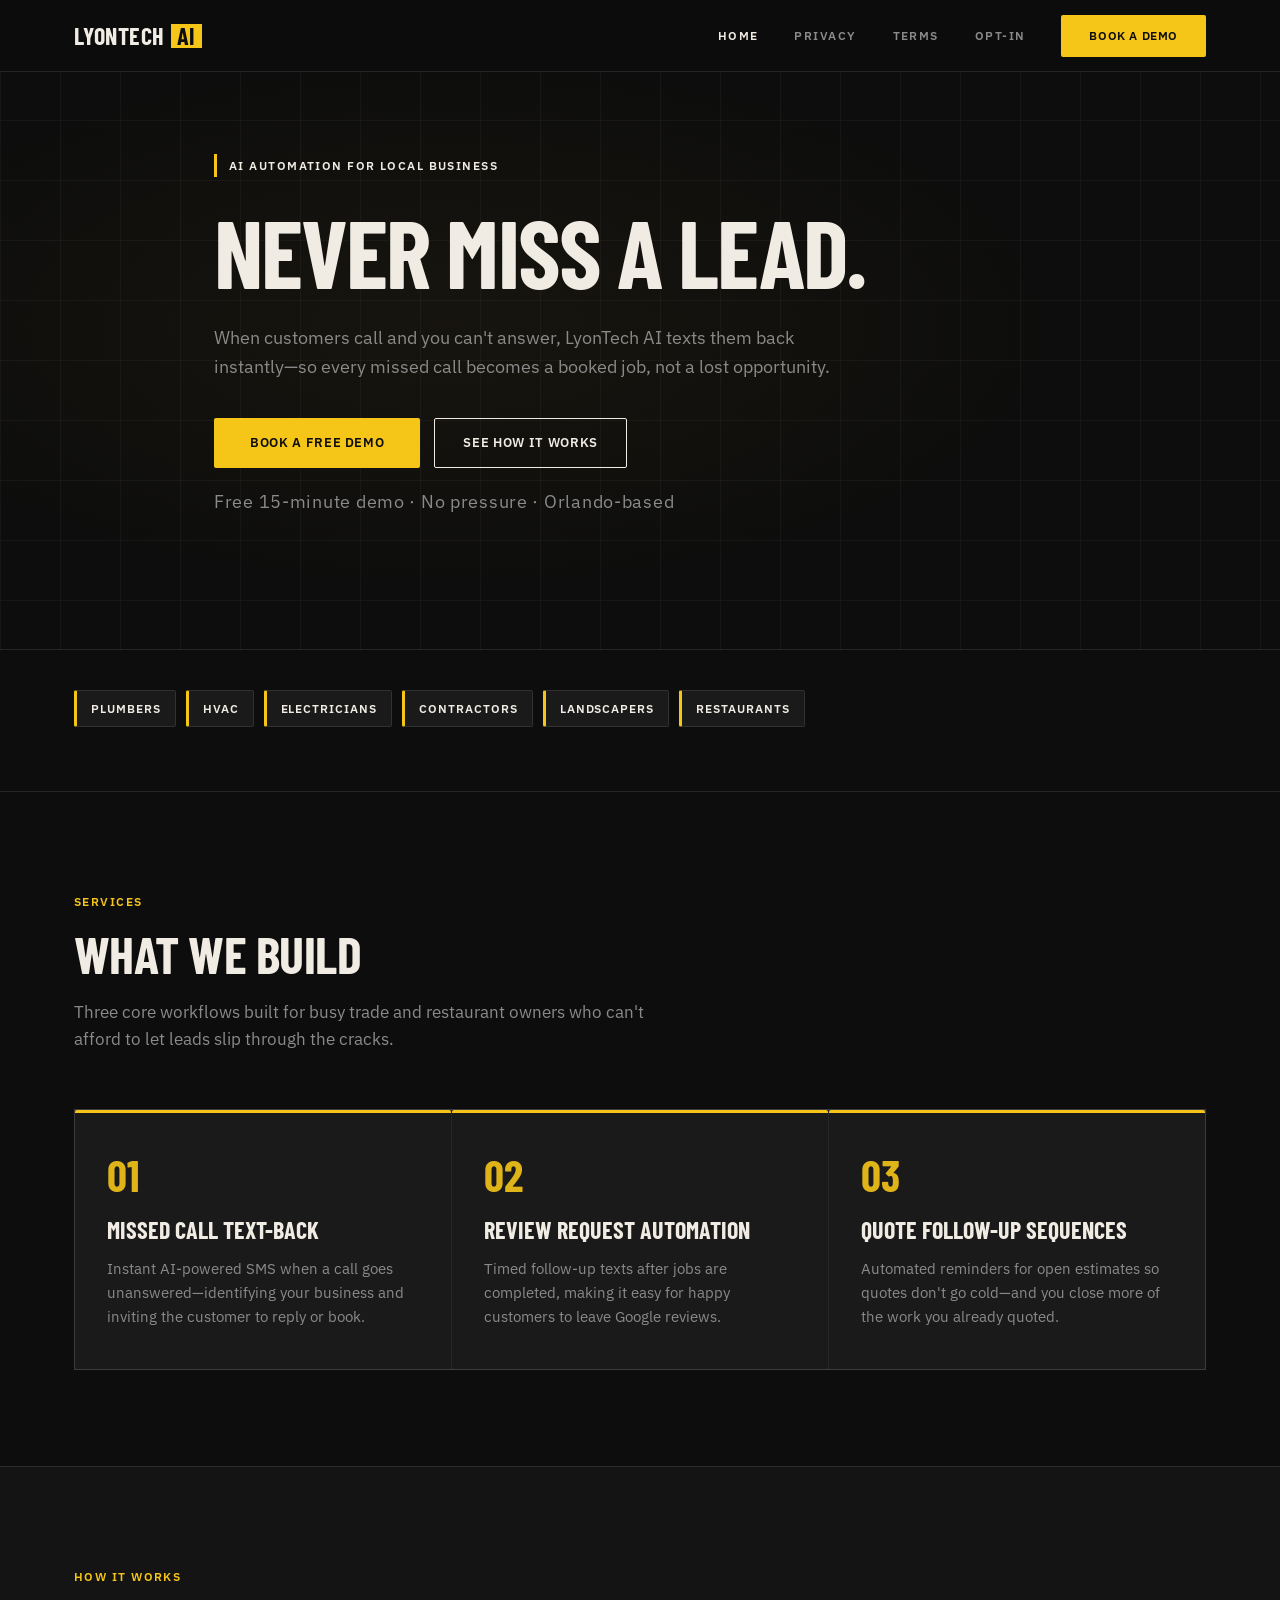
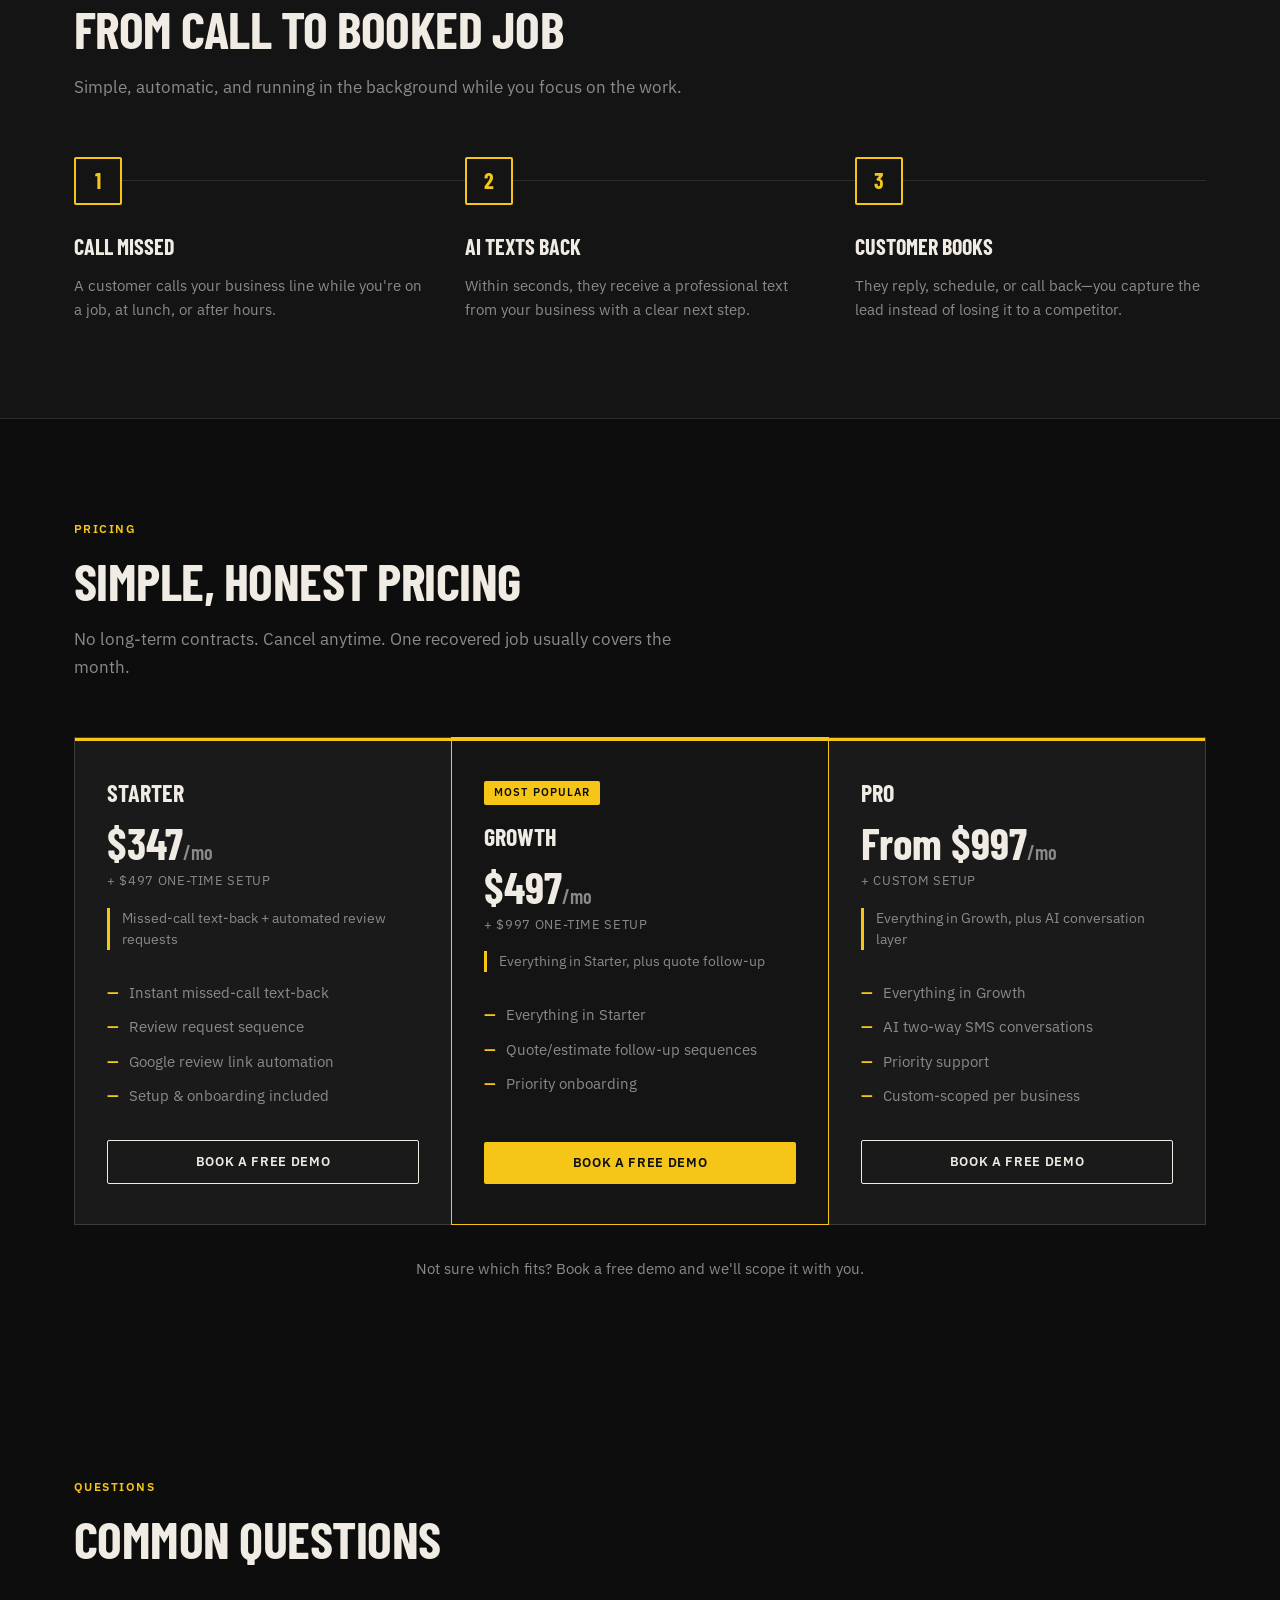
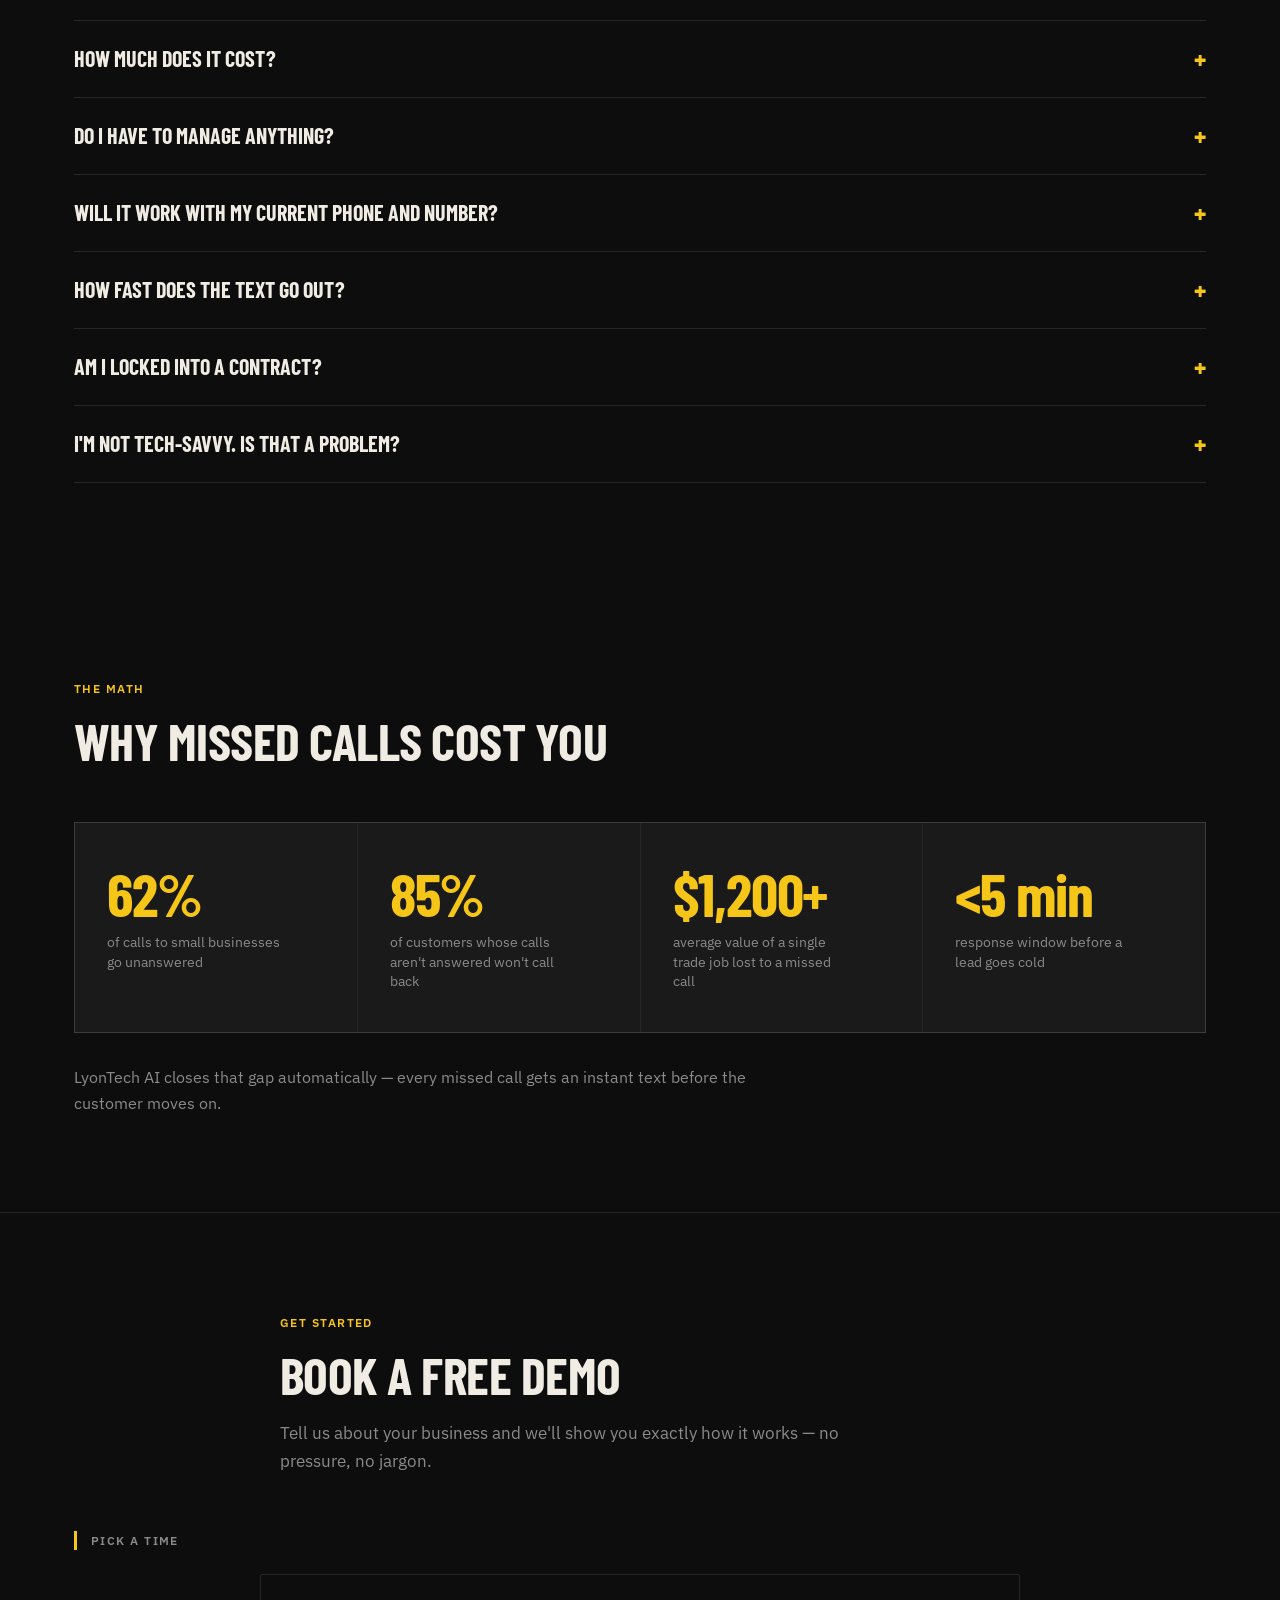
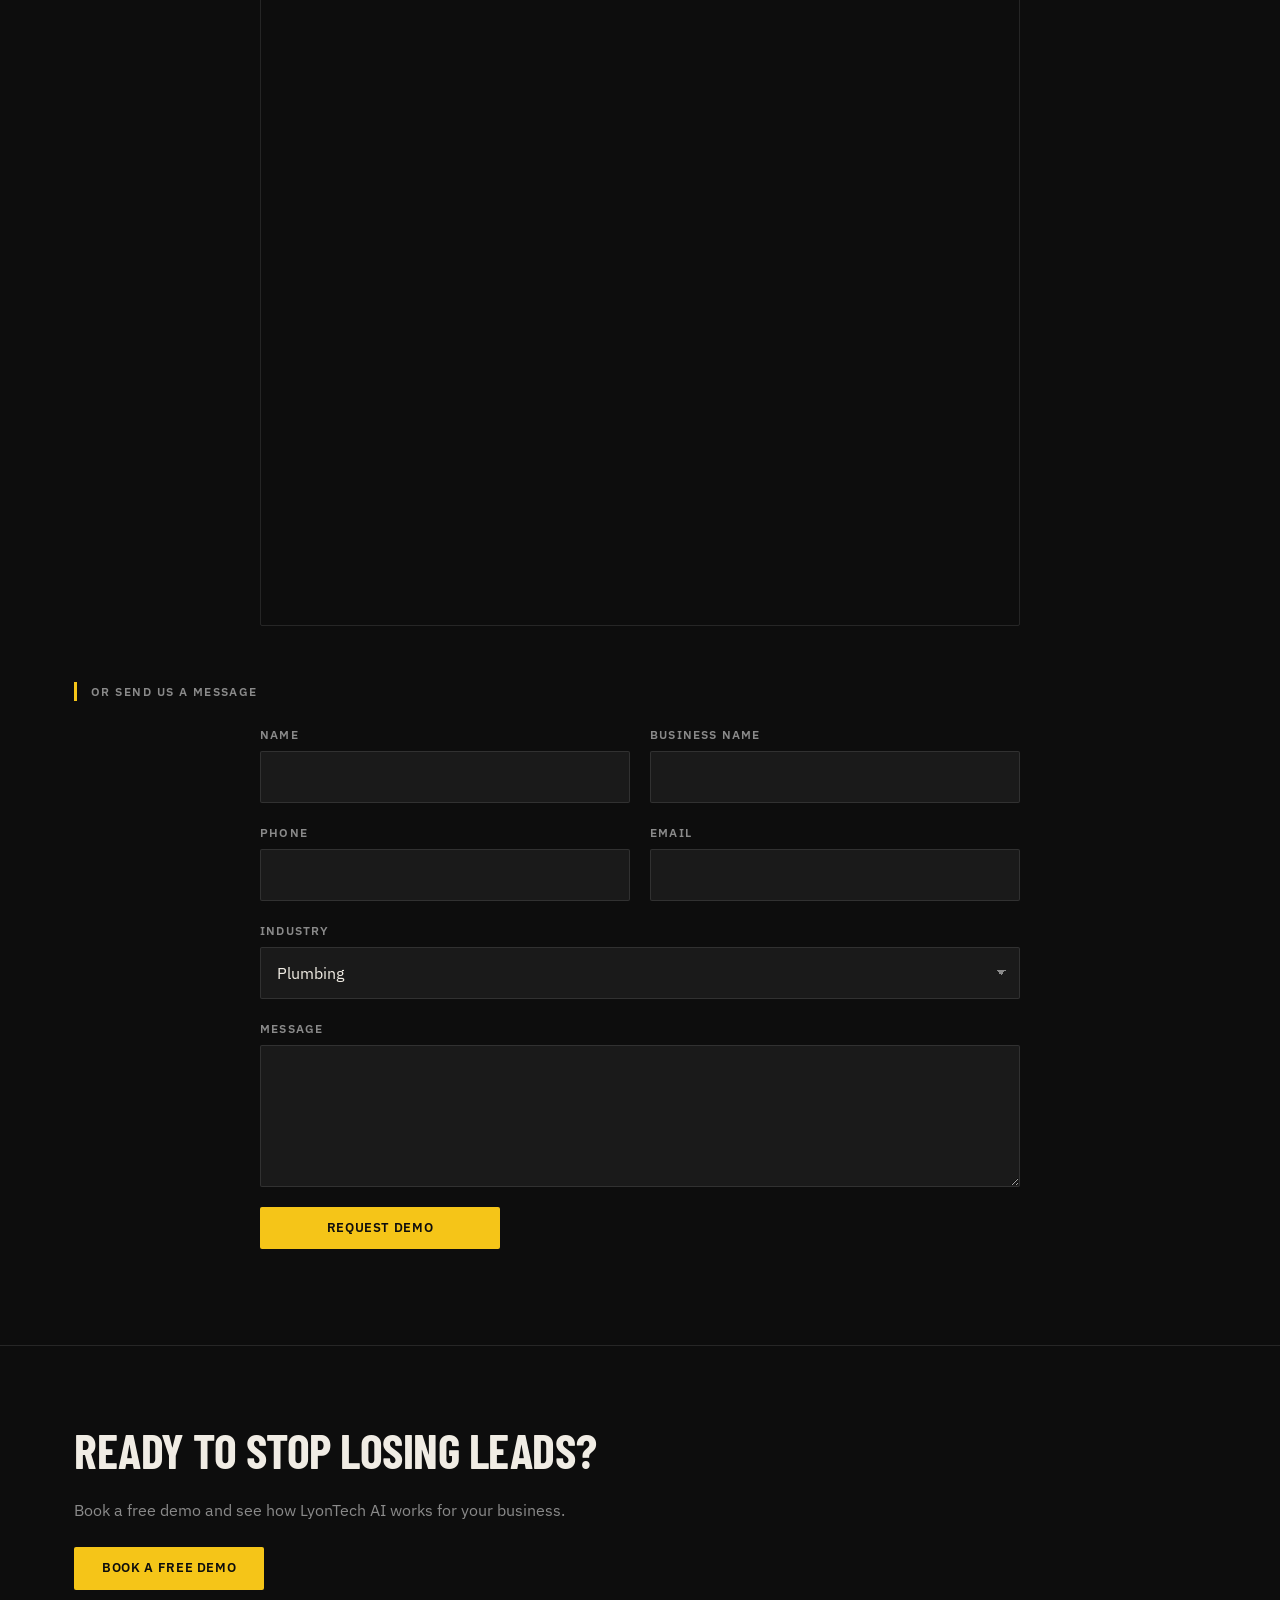
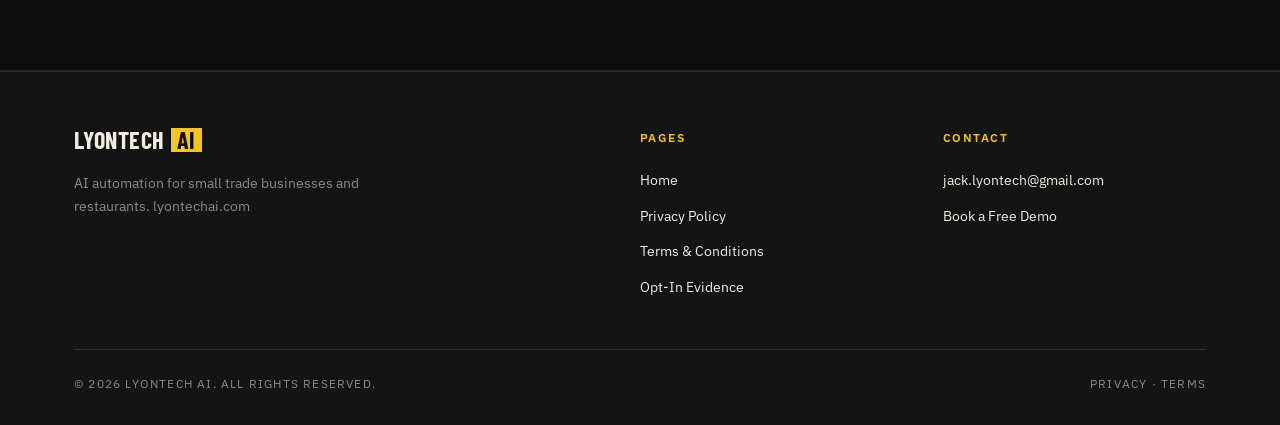
<file: index.html>
<!DOCTYPE html>
<html lang="en">
<head>
  <meta charset="UTF-8">
  <meta name="viewport" content="width=device-width, initial-scale=1.0">
  <meta name="description" content="LyonTech AI — AI-powered missed call text-back and automation for trade businesses and restaurants. Never miss another lead.">
  <title>LyonTech AI — Never Miss Another Lead</title>
  <link rel="preconnect" href="https://fonts.googleapis.com">
  <link rel="preconnect" href="https://fonts.gstatic.com" crossorigin>
  <link href="https://fonts.googleapis.com/css2?family=Barlow+Condensed:wght@600;700&family=IBM+Plex+Sans:wght@400;500;600&display=swap" rel="stylesheet">
  <link rel="stylesheet" href="css/styles.css">
</head>
<body>
  <header class="site-header">
    <div class="container header-inner">
      <a href="index.html" class="logo">LYONTECH<span>AI</span></a>
      <nav class="nav-desktop" aria-label="Main navigation">
        <a href="index.html" class="active">Home</a>
        <a href="privacy.html">Privacy</a>
        <a href="terms.html">Terms</a>
        <a href="opt-in-evidence.html">Opt-In</a>
        <a href="#contact" class="btn btn-primary">Book a Demo</a>
      </nav>
      <button class="nav-toggle" type="button" aria-label="Open menu" aria-expanded="false" aria-controls="mobile-nav">
        <span></span>
        <span></span>
        <span></span>
      </button>
    </div>
    <nav id="mobile-nav" class="nav-mobile" aria-label="Mobile navigation">
      <a href="index.html" class="active">Home</a>
      <a href="privacy.html">Privacy</a>
      <a href="terms.html">Terms</a>
      <a href="opt-in-evidence.html">Opt-In Evidence</a>
      <a href="#contact">Book a Free Demo</a>
    </nav>
  </header>

  <main>
    <section class="hero">
      <div class="container hero-content">
        <span class="hero-badge">AI Automation for Local Business</span>
        <h1>Never Miss A Lead.</h1>
        <p>When customers call and you can't answer, LyonTech AI texts them back instantly—so every missed call becomes a booked job, not a lost opportunity.</p>
        <div class="hero-cta">
          <a href="#contact" class="btn btn-primary btn-hero">Book a Free Demo</a>
          <a href="#how-it-works" class="btn btn-outline">See How It Works</a>
        </div>
        <p class="hero-microcopy">Free 15-minute demo &middot; No pressure &middot; Orlando-based</p>
      </div>
    </section>

    <section class="industries">
      <div class="container">
        <div class="industry-tags">
          <span>Plumbers</span>
          <span>HVAC</span>
          <span>Electricians</span>
          <span>Contractors</span>
          <span>Landscapers</span>
          <span>Restaurants</span>
        </div>
      </div>
    </section>

    <section id="services">
      <div class="container">
        <div class="section-header">
          <p class="section-label">Services</p>
          <h2 class="section-title">What We Build</h2>
          <p class="section-intro">Three core workflows built for busy trade and restaurant owners who can't afford to let leads slip through the cracks.</p>
        </div>
        <div class="services-grid">
          <article class="service-card">
            <div class="service-icon" aria-hidden="true">01</div>
            <h3>Missed Call Text-Back</h3>
            <p>Instant AI-powered SMS when a call goes unanswered—identifying your business and inviting the customer to reply or book.</p>
          </article>
          <article class="service-card">
            <div class="service-icon" aria-hidden="true">02</div>
            <h3>Review Request Automation</h3>
            <p>Timed follow-up texts after jobs are completed, making it easy for happy customers to leave Google reviews.</p>
          </article>
          <article class="service-card">
            <div class="service-icon" aria-hidden="true">03</div>
            <h3>Quote Follow-Up Sequences</h3>
            <p>Automated reminders for open estimates so quotes don't go cold—and you close more of the work you already quoted.</p>
          </article>
        </div>
      </div>
    </section>

    <section id="how-it-works" class="how-it-works">
      <div class="container">
        <div class="section-header">
          <p class="section-label">How It Works</p>
          <h2 class="section-title">From Call To Booked Job</h2>
          <p class="section-intro">Simple, automatic, and running in the background while you focus on the work.</p>
        </div>
        <div class="timeline">
          <div class="timeline-step">
            <div class="timeline-node" aria-hidden="true">1</div>
            <div class="timeline-body">
              <h3>Call Missed</h3>
              <p>A customer calls your business line while you're on a job, at lunch, or after hours.</p>
            </div>
          </div>
          <div class="timeline-step">
            <div class="timeline-node" aria-hidden="true">2</div>
            <div class="timeline-body">
              <h3>AI Texts Back</h3>
              <p>Within seconds, they receive a professional text from your business with a clear next step.</p>
            </div>
          </div>
          <div class="timeline-step">
            <div class="timeline-node" aria-hidden="true">3</div>
            <div class="timeline-body">
              <h3>Customer Books</h3>
              <p>They reply, schedule, or call back—you capture the lead instead of losing it to a competitor.</p>
            </div>
          </div>
        </div>
      </div>
    </section>

    <section id="pricing">
      <div class="container">
        <div class="section-header">
          <p class="section-label">Pricing</p>
          <h2 class="section-title">Simple, Honest Pricing</h2>
          <p class="section-intro">No long-term contracts. Cancel anytime. One recovered job usually covers the month.</p>
        </div>
        <div class="pricing-grid">

          <article class="pricing-card">
            <div class="pricing-card__header">
              <h3 class="pricing-card__name">Starter</h3>
              <div class="pricing-card__price">
                <span class="pricing-card__amount">$347<span class="pricing-card__period">/mo</span></span>
                <span class="pricing-card__setup">+ $497 one-time setup</span>
              </div>
              <p class="pricing-card__tagline">Missed-call text-back + automated review requests</p>
            </div>
            <ul class="pricing-card__features">
              <li>Instant missed-call text-back</li>
              <li>Review request sequence</li>
              <li>Google review link automation</li>
              <li>Setup &amp; onboarding included</li>
            </ul>
            <div class="pricing-card__cta">
              <a href="#contact" class="btn btn-outline">Book a Free Demo</a>
            </div>
          </article>

          <article class="pricing-card pricing-card--featured">
            <span class="pricing-card__badge">Most Popular</span>
            <div class="pricing-card__header">
              <h3 class="pricing-card__name">Growth</h3>
              <div class="pricing-card__price">
                <span class="pricing-card__amount">$497<span class="pricing-card__period">/mo</span></span>
                <span class="pricing-card__setup">+ $997 one-time setup</span>
              </div>
              <p class="pricing-card__tagline">Everything in Starter, plus quote follow-up</p>
            </div>
            <ul class="pricing-card__features">
              <li>Everything in Starter</li>
              <li>Quote/estimate follow-up sequences</li>
              <li>Priority onboarding</li>
            </ul>
            <div class="pricing-card__cta">
              <a href="#contact" class="btn btn-primary">Book a Free Demo</a>
            </div>
          </article>

          <article class="pricing-card">
            <div class="pricing-card__header">
              <h3 class="pricing-card__name">Pro</h3>
              <div class="pricing-card__price">
                <span class="pricing-card__amount">From $997<span class="pricing-card__period">/mo</span></span>
                <span class="pricing-card__setup">+ custom setup</span>
              </div>
              <p class="pricing-card__tagline">Everything in Growth, plus AI conversation layer</p>
            </div>
            <ul class="pricing-card__features">
              <li>Everything in Growth</li>
              <li>AI two-way SMS conversations</li>
              <li>Priority support</li>
              <li>Custom-scoped per business</li>
            </ul>
            <div class="pricing-card__cta">
              <a href="#contact" class="btn btn-outline">Book a Free Demo</a>
            </div>
          </article>

        </div>
        <p class="pricing-note">Not sure which fits? Book a free demo and we'll scope it with you.</p>
      </div>
    </section>

    <section id="faq">
      <div class="container">
        <div class="section-header">
          <p class="section-label">Questions</p>
          <h2 class="section-title">Common Questions</h2>
        </div>
        <div class="faq-list">

          <details class="faq-item">
            <summary>How much does it cost?</summary>
            <p class="faq-item__answer">Plans start at $347/mo plus a one-time setup fee. Most owners recover the cost with a single saved job. Book a demo and we'll scope the right fit.</p>
          </details>

          <details class="faq-item">
            <summary>Do I have to manage anything?</summary>
            <p class="faq-item__answer">No. It's fully done-for-you. We build, install, and maintain it. It runs in the background while you work.</p>
          </details>

          <details class="faq-item">
            <summary>Will it work with my current phone and number?</summary>
            <p class="faq-item__answer">Yes. It works alongside your existing business number — no new hardware, no app to learn.</p>
          </details>

          <details class="faq-item">
            <summary>How fast does the text go out?</summary>
            <p class="faq-item__answer">Within seconds of a missed call, before the customer calls your competitor.</p>
          </details>

          <details class="faq-item">
            <summary>Am I locked into a contract?</summary>
            <p class="faq-item__answer">No long-term contracts. Cancel anytime.</p>
          </details>

          <details class="faq-item">
            <summary>I'm not tech-savvy. Is that a problem?</summary>
            <p class="faq-item__answer">Not at all. You don't touch any of the tech. You just start getting more booked jobs.</p>
          </details>

        </div>
      </div>
    </section>

    <section id="stats">
      <div class="container">
        <div class="section-header">
          <p class="section-label">The Math</p>
          <h2 class="section-title">Why Missed Calls Cost You</h2>
        </div>
        <div class="stats-grid">
          <div class="stat-block">
            <span class="stat-block__number">62%</span>
            <p class="stat-block__label">of calls to small businesses go unanswered</p>
          </div>
          <div class="stat-block">
            <span class="stat-block__number">85%</span>
            <p class="stat-block__label">of customers whose calls aren't answered won't call back</p>
          </div>
          <div class="stat-block">
            <span class="stat-block__number">$1,200+</span>
            <p class="stat-block__label">average value of a single trade job lost to a missed call</p>
          </div>
          <div class="stat-block">
            <span class="stat-block__number">&lt;5 min</span>
            <p class="stat-block__label">response window before a lead goes cold</p>
          </div>
        </div>
        <p class="stats-caption">LyonTech AI closes that gap automatically — every missed call gets an instant text before the customer moves on.</p>
      </div>
    </section>

    <section id="contact" class="contact-section">
      <div class="container">
        <div class="section-header">
          <p class="section-label">Get Started</p>
          <h2 class="section-title">Book A Free Demo</h2>
          <p class="section-intro">Tell us about your business and we'll show you exactly how it works — no pressure, no jargon.</p>
        </div>

        <p class="contact-subheading">Pick a time</p>
        <div class="calendly-embed-wrapper">
          <!-- Replace the data-url value below with your real Calendly link -->
          <div class="calendly-inline-widget"
               data-url="https://calendly.com/jack-lyontech/30min?background_color=0d0d0d&text_color=f0ece4&primary_color=f5c518&hide_gdpr_banner=1"
               style="min-width:320px;height:650px;"></div>
        </div>

        <p class="contact-subheading contact-subheading--gap">Or send us a message</p>
        <form id="demo-form" class="demo-form" novalidate>
          <input type="hidden" name="access_key" value="cd5416b0-fbb0-4097-8599-bae3aa882fd9">
          <input type="hidden" name="subject" value="New Demo Request — LyonTech">
          <input type="checkbox" name="botcheck" style="display:none">
          <div class="form-row">
            <div class="form-field">
              <label for="demo-name">Name</label>
              <input id="demo-name" name="name" type="text" autocomplete="name" required>
            </div>
            <div class="form-field">
              <label for="demo-business">Business Name</label>
              <input id="demo-business" name="business" type="text" autocomplete="organization" required>
            </div>
          </div>
          <div class="form-row">
            <div class="form-field">
              <label for="demo-phone">Phone</label>
              <input id="demo-phone" name="phone" type="tel" autocomplete="tel">
            </div>
            <div class="form-field">
              <label for="demo-email">Email</label>
              <input id="demo-email" name="email" type="email" autocomplete="email" required>
            </div>
          </div>
          <div class="form-field">
            <label for="demo-industry">Industry</label>
            <select id="demo-industry" name="industry">
              <option value="Plumbing">Plumbing</option>
              <option value="HVAC">HVAC</option>
              <option value="Electrical">Electrical</option>
              <option value="Contracting">Contracting</option>
              <option value="Landscaping">Landscaping</option>
              <option value="Restaurant">Restaurant</option>
              <option value="Other">Other</option>
            </select>
          </div>
          <div class="form-field" id="industry-other-field" style="display:none">
            <label for="demo-industry-other">Your industry</label>
            <input id="demo-industry-other" name="industry_other" type="text" placeholder="e.g. Roofing, Auto Repair, Cleaning…" disabled>
          </div>
          <div class="form-field">
            <label for="demo-message">Message</label>
            <textarea id="demo-message" name="message" rows="5"></textarea>
          </div>
          <div class="form-submit">
            <button type="submit" class="btn btn-primary">Request Demo</button>
          </div>
        </form>
      </div>
    </section>

    <section class="cta-band">
      <div class="container">
        <h2>Ready To Stop Losing Leads?</h2>
        <p>Book a free demo and see how LyonTech AI works for your business.</p>
        <a href="#contact" class="btn btn-primary">Book a Free Demo</a>
      </div>
    </section>
  </main>

  <footer class="site-footer">
    <div class="container">
      <div class="footer-grid">
        <div class="footer-brand">
          <a href="index.html" class="logo">LYONTECH<span>AI</span></a>
          <p>AI automation for small trade businesses and restaurants. lyontechai.com</p>
        </div>
        <div class="footer-col">
          <h4>Pages</h4>
          <ul>
            <li><a href="index.html">Home</a></li>
            <li><a href="privacy.html">Privacy Policy</a></li>
            <li><a href="terms.html">Terms &amp; Conditions</a></li>
            <li><a href="opt-in-evidence.html">Opt-In Evidence</a></li>
          </ul>
        </div>
        <div class="footer-col">
          <h4>Contact</h4>
          <ul>
            <li><a href="mailto:jack.lyontech@gmail.com">jack.lyontech@gmail.com</a></li>
            <li><a href="mailto:jack.lyontech@gmail.com?subject=Free%20Demo%20Request">Book a Free Demo</a></li>
          </ul>
        </div>
      </div>
      <div class="footer-bottom">
        <span>&copy; 2026 LyonTech AI. All rights reserved.</span>
        <span>
          <a href="privacy.html">Privacy</a>
          &middot;
          <a href="terms.html">Terms</a>
        </span>
      </div>
    </div>
  </footer>

  <script src="js/main.js"></script>
  <script src="https://assets.calendly.com/assets/external/widget.js" type="text/javascript" async></script>
</body>
</html>
</file>
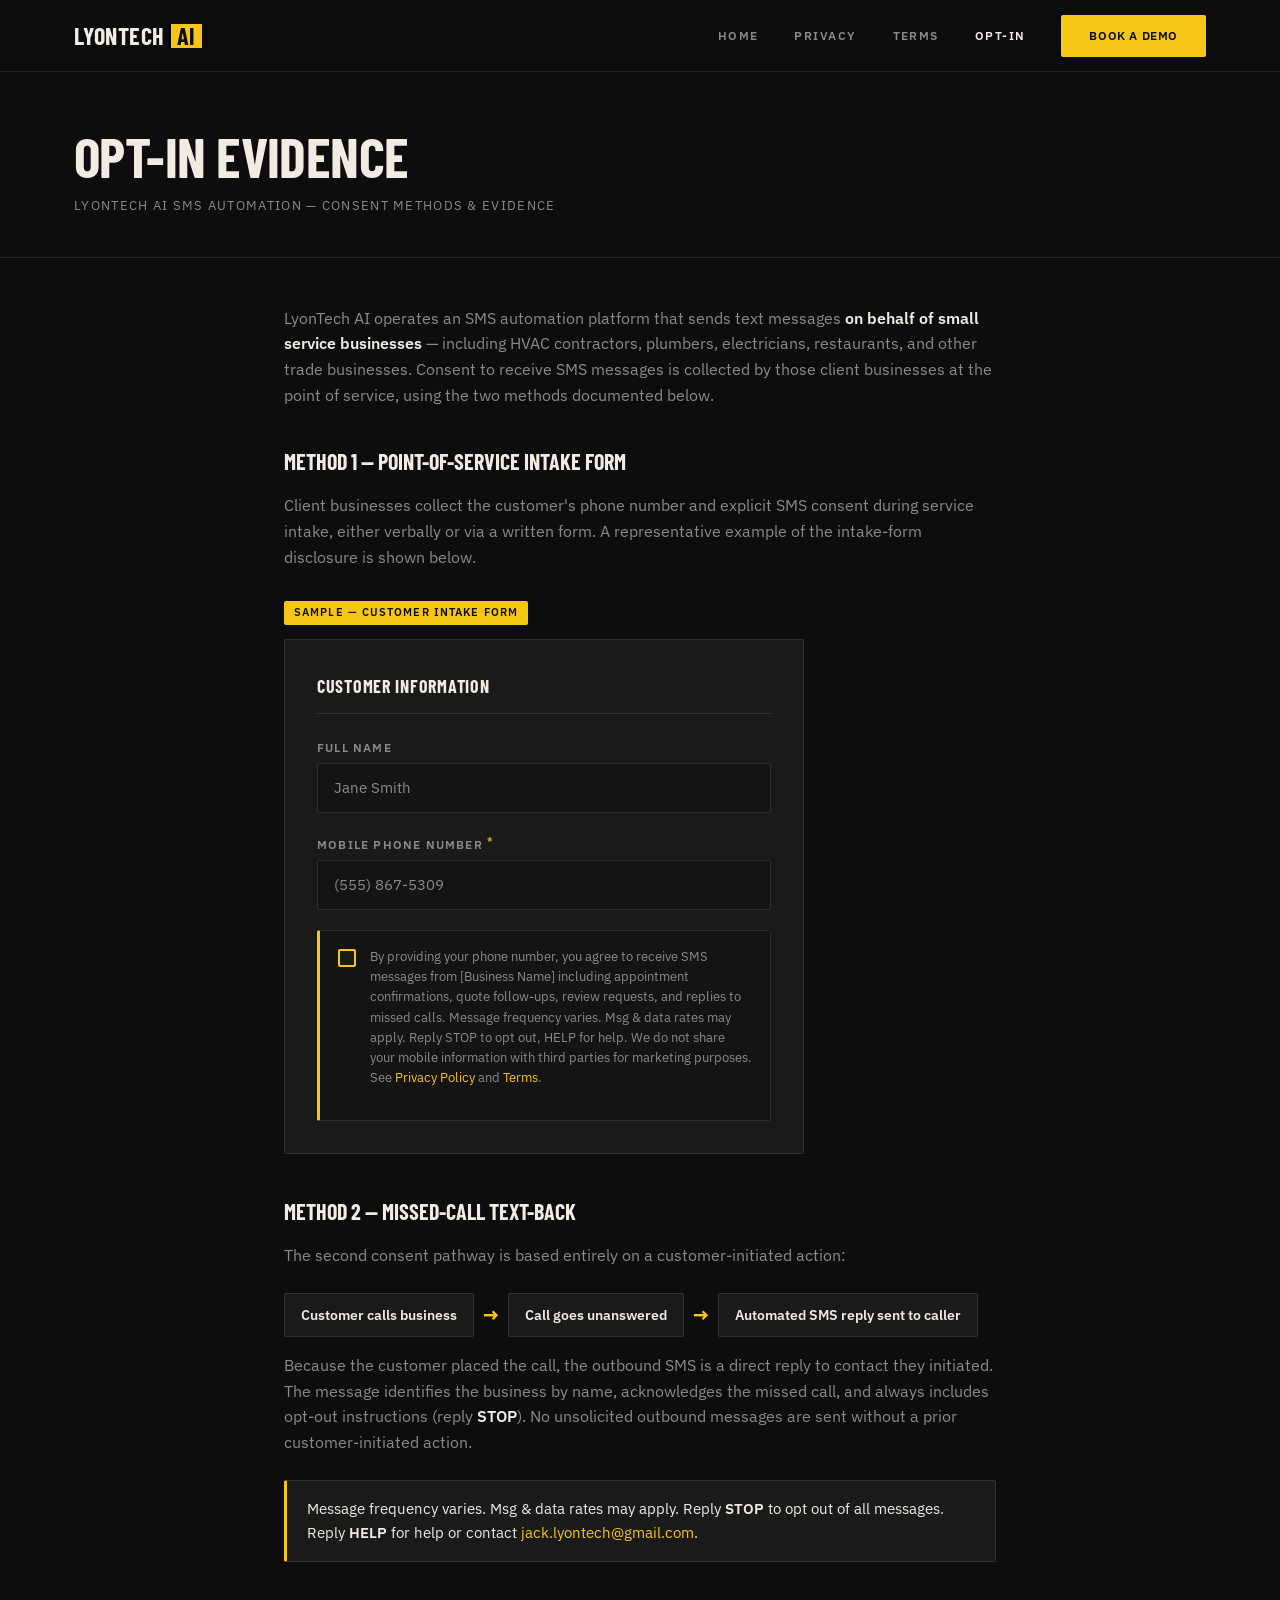
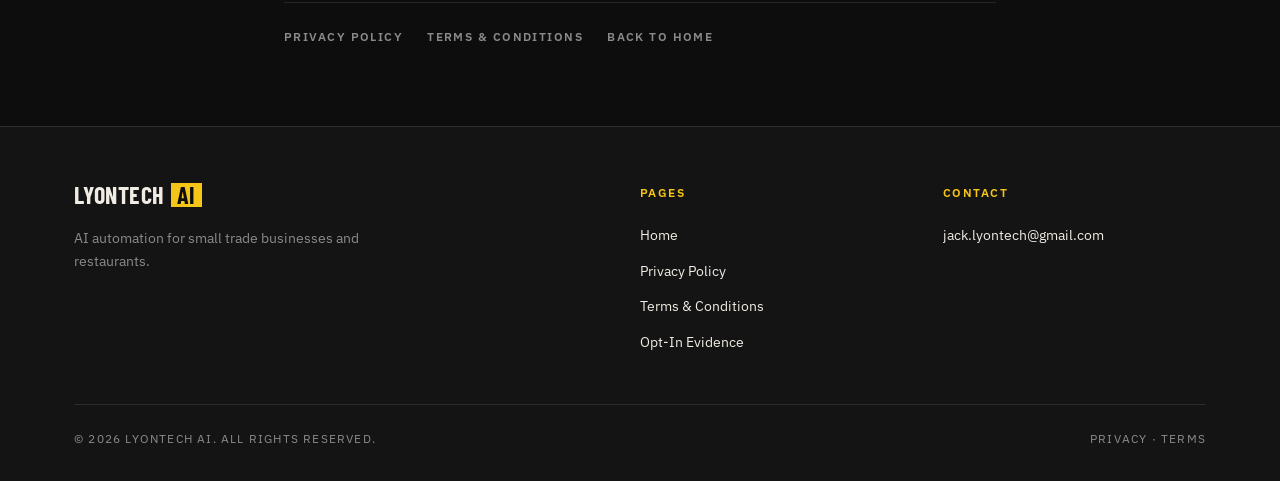
<file: opt-in-evidence.html>
<!DOCTYPE html>
<html lang="en">
<head>
  <meta charset="UTF-8">
  <meta name="viewport" content="width=device-width, initial-scale=1.0">
  <meta name="description" content="LyonTech AI SMS Automation — Opt-in consent methods and evidence">
  <title>Opt-In Evidence — LyonTech AI</title>
  <link rel="preconnect" href="https://fonts.googleapis.com">
  <link rel="preconnect" href="https://fonts.gstatic.com" crossorigin>
  <link href="https://fonts.googleapis.com/css2?family=Barlow+Condensed:wght@600;700&family=IBM+Plex+Sans:wght@400;500;600&display=swap" rel="stylesheet">
  <link rel="stylesheet" href="css/styles.css">
</head>
<body>
  <header class="site-header">
    <div class="container header-inner">
      <a href="index.html" class="logo">LYONTECH<span>AI</span></a>
      <nav class="nav-desktop" aria-label="Main navigation">
        <a href="index.html">Home</a>
        <a href="privacy.html">Privacy</a>
        <a href="terms.html">Terms</a>
        <a href="opt-in-evidence.html" class="active">Opt-In</a>
        <a href="index.html#contact" class="btn btn-primary">Book a Demo</a>
      </nav>
      <button class="nav-toggle" type="button" aria-label="Open menu" aria-expanded="false" aria-controls="mobile-nav">
        <span></span>
        <span></span>
        <span></span>
      </button>
    </div>
    <nav id="mobile-nav" class="nav-mobile" aria-label="Mobile navigation">
      <a href="index.html">Home</a>
      <a href="privacy.html">Privacy</a>
      <a href="terms.html">Terms</a>
      <a href="opt-in-evidence.html" class="active">Opt-In Evidence</a>
      <a href="index.html#contact">Book a Free Demo</a>
    </nav>
  </header>

  <main>
    <div class="page-hero">
      <div class="container">
        <h1>Opt-In Evidence</h1>
        <p class="meta">LyonTech AI SMS Automation — Consent Methods &amp; Evidence</p>
      </div>
    </div>

    <div class="container legal-content">
      <p>LyonTech AI operates an SMS automation platform that sends text messages <strong>on behalf of small service businesses</strong> — including HVAC contractors, plumbers, electricians, restaurants, and other trade businesses. Consent to receive SMS messages is collected by those client businesses at the point of service, using the two methods documented below.</p>

      <h2>Method 1 — Point-of-Service Intake Form</h2>
      <p>Client businesses collect the customer's phone number and explicit SMS consent during service intake, either verbally or via a written form. A representative example of the intake-form disclosure is shown below.</p>

      <div class="form-mockup-wrap">
        <span class="form-mockup-wrap__label">Sample — Customer Intake Form</span>
        <div class="form-mockup">
          <div class="form-mockup__title">Customer Information</div>

          <div class="form-mockup__field">
            <span class="form-mockup__field-label">Full Name</span>
            <div class="form-mockup__input">Jane Smith</div>
          </div>

          <div class="form-mockup__field">
            <span class="form-mockup__field-label">Mobile Phone Number <sup>*</sup></span>
            <div class="form-mockup__input">(555) 867-5309</div>
          </div>

          <div class="form-mockup__consent">
            <div class="form-mockup__checkbox" aria-label="Unchecked"></div>
            <p class="form-mockup__consent-text">By providing your phone number, you agree to receive SMS messages from [Business Name] including appointment confirmations, quote follow-ups, review requests, and replies to missed calls. Message frequency varies. Msg &amp; data rates may apply. Reply STOP to opt out, HELP for help. We do not share your mobile information with third parties for marketing purposes. See <a href="privacy.html">Privacy Policy</a> and <a href="terms.html">Terms</a>.</p>
          </div>
        </div>
      </div>

      <h2>Method 2 — Missed-Call Text-Back</h2>
      <p>The second consent pathway is based entirely on a customer-initiated action:</p>

      <div class="missed-call-flow" aria-label="Missed-call consent flow">
        <span class="missed-call-flow__step">Customer calls business</span>
        <span class="missed-call-flow__arrow">&#8594;</span>
        <span class="missed-call-flow__step">Call goes unanswered</span>
        <span class="missed-call-flow__arrow">&#8594;</span>
        <span class="missed-call-flow__step">Automated SMS reply sent to caller</span>
      </div>

      <p>Because the customer placed the call, the outbound SMS is a direct reply to contact they initiated. The message identifies the business by name, acknowledges the missed call, and always includes opt-out instructions (reply <strong>STOP</strong>). No unsolicited outbound messages are sent without a prior customer-initiated action.</p>

      <p class="notice">Message frequency varies. Msg &amp; data rates may apply. Reply <strong>STOP</strong> to opt out of all messages. Reply <strong>HELP</strong> for help or contact <a href="mailto:jack.lyontech@gmail.com">jack.lyontech@gmail.com</a>.</p>

      <div class="legal-links">
        <a href="privacy.html">Privacy Policy</a>
        <a href="terms.html">Terms &amp; Conditions</a>
        <a href="index.html">Back to Home</a>
      </div>
    </div>
  </main>

  <footer class="site-footer">
    <div class="container">
      <div class="footer-grid">
        <div class="footer-brand">
          <a href="index.html" class="logo">LYONTECH<span>AI</span></a>
          <p>AI automation for small trade businesses and restaurants.</p>
        </div>
        <div class="footer-col">
          <h4>Pages</h4>
          <ul>
            <li><a href="index.html">Home</a></li>
            <li><a href="privacy.html">Privacy Policy</a></li>
            <li><a href="terms.html">Terms &amp; Conditions</a></li>
            <li><a href="opt-in-evidence.html">Opt-In Evidence</a></li>
          </ul>
        </div>
        <div class="footer-col">
          <h4>Contact</h4>
          <ul>
            <li><a href="mailto:jack.lyontech@gmail.com">jack.lyontech@gmail.com</a></li>
          </ul>
        </div>
      </div>
      <div class="footer-bottom">
        <span>&copy; 2026 LyonTech AI. All rights reserved.</span>
        <span>
          <a href="privacy.html">Privacy</a>
          &middot;
          <a href="terms.html">Terms</a>
        </span>
      </div>
    </div>
  </footer>

  <script src="js/main.js"></script>
</body>
</html>
</file>
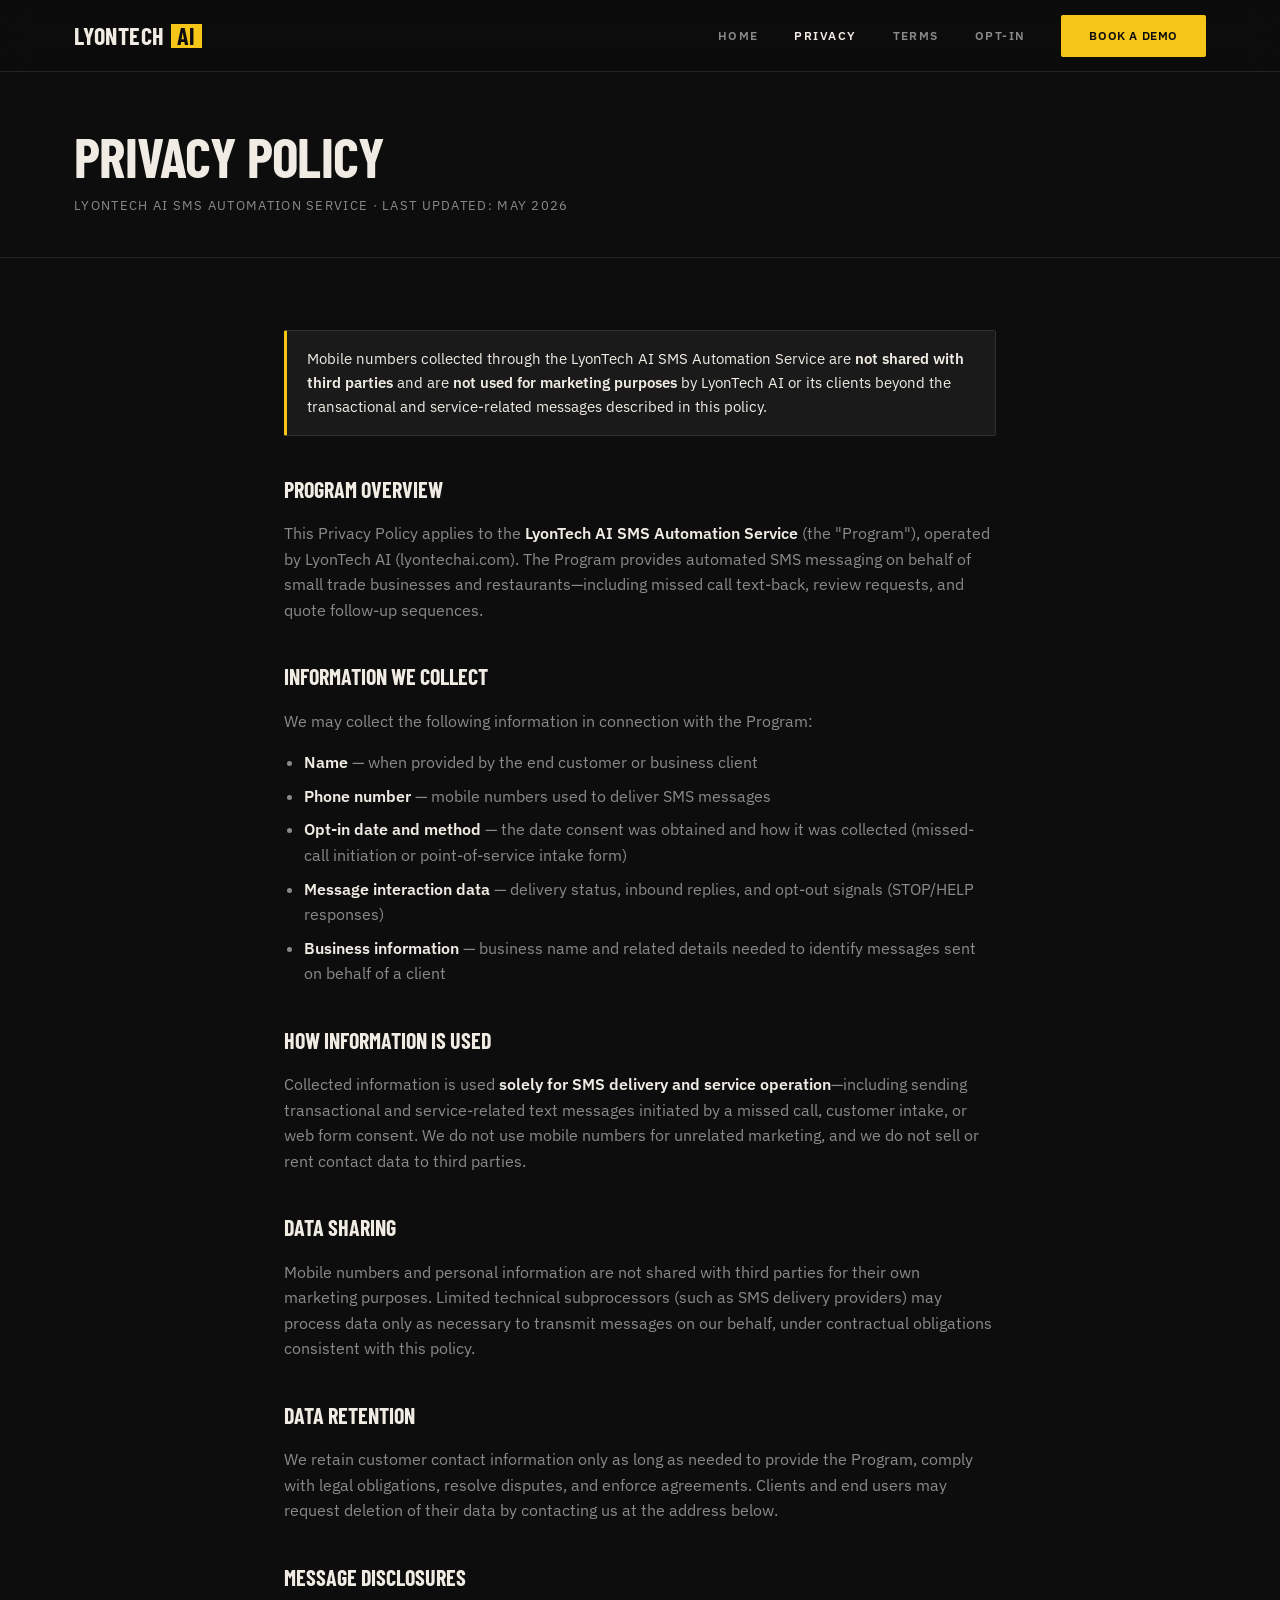
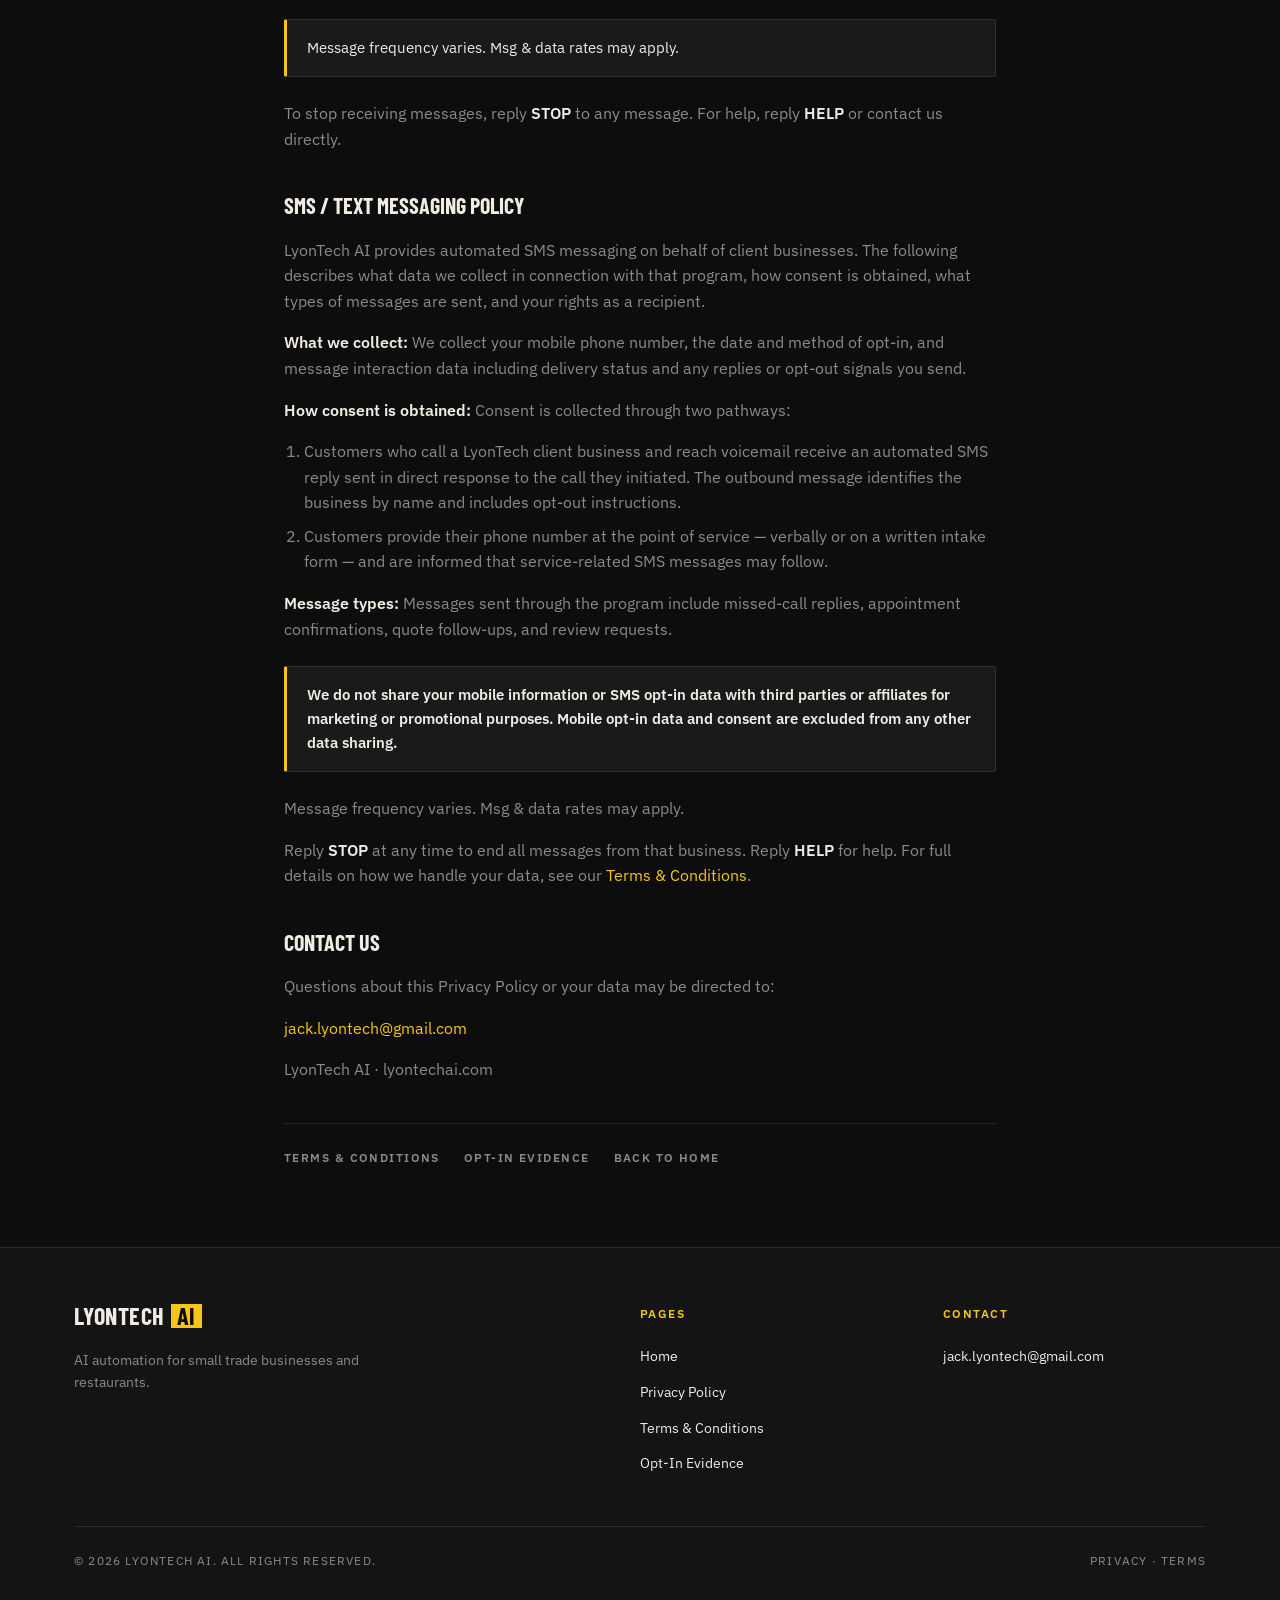
<file: privacy.html>
<!DOCTYPE html>
<html lang="en">
<head>
  <meta charset="UTF-8">
  <meta name="viewport" content="width=device-width, initial-scale=1.0">
  <meta name="description" content="LyonTech AI SMS Automation Service — Privacy Policy">
  <title>Privacy Policy — LyonTech AI</title>
  <link rel="preconnect" href="https://fonts.googleapis.com">
  <link rel="preconnect" href="https://fonts.gstatic.com" crossorigin>
  <link href="https://fonts.googleapis.com/css2?family=Barlow+Condensed:wght@600;700&family=IBM+Plex+Sans:wght@400;500;600&display=swap" rel="stylesheet">
  <link rel="stylesheet" href="css/styles.css">
</head>
<body>
  <header class="site-header">
    <div class="container header-inner">
      <a href="index.html" class="logo">LYONTECH<span>AI</span></a>
      <nav class="nav-desktop" aria-label="Main navigation">
        <a href="index.html">Home</a>
        <a href="privacy.html" class="active">Privacy</a>
        <a href="terms.html">Terms</a>
        <a href="opt-in-evidence.html">Opt-In</a>
        <a href="index.html#contact" class="btn btn-primary">Book a Demo</a>
      </nav>
      <button class="nav-toggle" type="button" aria-label="Open menu" aria-expanded="false" aria-controls="mobile-nav">
        <span></span>
        <span></span>
        <span></span>
      </button>
    </div>
    <nav id="mobile-nav" class="nav-mobile" aria-label="Mobile navigation">
      <a href="index.html">Home</a>
      <a href="privacy.html" class="active">Privacy</a>
      <a href="terms.html">Terms</a>
      <a href="opt-in-evidence.html">Opt-In Evidence</a>
      <a href="index.html#contact">Book a Free Demo</a>
    </nav>
  </header>

  <main>
    <div class="page-hero">
      <div class="container">
        <h1>Privacy Policy</h1>
        <p class="meta">LyonTech AI SMS Automation Service &middot; Last Updated: May 2026</p>
      </div>
    </div>

    <div class="container legal-content">
      <p class="notice">Mobile numbers collected through the LyonTech AI SMS Automation Service are <strong>not shared with third parties</strong> and are <strong>not used for marketing purposes</strong> by LyonTech AI or its clients beyond the transactional and service-related messages described in this policy.</p>

      <h2>Program Overview</h2>
      <p>This Privacy Policy applies to the <strong>LyonTech AI SMS Automation Service</strong> (the "Program"), operated by LyonTech AI (lyontechai.com). The Program provides automated SMS messaging on behalf of small trade businesses and restaurants—including missed call text-back, review requests, and quote follow-up sequences.</p>

      <h2>Information We Collect</h2>
      <p>We may collect the following information in connection with the Program:</p>
      <ul>
        <li><strong>Name</strong> — when provided by the end customer or business client</li>
        <li><strong>Phone number</strong> — mobile numbers used to deliver SMS messages</li>
        <li><strong>Opt-in date and method</strong> — the date consent was obtained and how it was collected (missed-call initiation or point-of-service intake form)</li>
        <li><strong>Message interaction data</strong> — delivery status, inbound replies, and opt-out signals (STOP/HELP responses)</li>
        <li><strong>Business information</strong> — business name and related details needed to identify messages sent on behalf of a client</li>
      </ul>

      <h2>How Information Is Used</h2>
      <p>Collected information is used <strong>solely for SMS delivery and service operation</strong>—including sending transactional and service-related text messages initiated by a missed call, customer intake, or web form consent. We do not use mobile numbers for unrelated marketing, and we do not sell or rent contact data to third parties.</p>

      <h2>Data Sharing</h2>
      <p>Mobile numbers and personal information are not shared with third parties for their own marketing purposes. Limited technical subprocessors (such as SMS delivery providers) may process data only as necessary to transmit messages on our behalf, under contractual obligations consistent with this policy.</p>

      <h2>Data Retention</h2>
      <p>We retain customer contact information only as long as needed to provide the Program, comply with legal obligations, resolve disputes, and enforce agreements. Clients and end users may request deletion of their data by contacting us at the address below.</p>

      <h2>Message Disclosures</h2>
      <p class="notice">Message frequency varies. Msg &amp; data rates may apply.</p>
      <p>To stop receiving messages, reply <strong>STOP</strong> to any message. For help, reply <strong>HELP</strong> or contact us directly.</p>

      <h2>SMS / Text Messaging Policy</h2>
      <p>LyonTech AI provides automated SMS messaging on behalf of client businesses. The following describes what data we collect in connection with that program, how consent is obtained, what types of messages are sent, and your rights as a recipient.</p>

      <p><strong>What we collect:</strong> We collect your mobile phone number, the date and method of opt-in, and message interaction data including delivery status and any replies or opt-out signals you send.</p>

      <p><strong>How consent is obtained:</strong> Consent is collected through two pathways:</p>
      <ol>
        <li>Customers who call a LyonTech client business and reach voicemail receive an automated SMS reply sent in direct response to the call they initiated. The outbound message identifies the business by name and includes opt-out instructions.</li>
        <li>Customers provide their phone number at the point of service — verbally or on a written intake form — and are informed that service-related SMS messages may follow.</li>
      </ol>

      <p><strong>Message types:</strong> Messages sent through the program include missed-call replies, appointment confirmations, quote follow-ups, and review requests.</p>

      <p class="notice"><strong>We do not share your mobile information or SMS opt-in data with third parties or affiliates for marketing or promotional purposes. Mobile opt-in data and consent are excluded from any other data sharing.</strong></p>

      <p>Message frequency varies. Msg &amp; data rates may apply.</p>
      <p>Reply <strong>STOP</strong> at any time to end all messages from that business. Reply <strong>HELP</strong> for help. For full details on how we handle your data, see our <a href="terms.html">Terms &amp; Conditions</a>.</p>

      <h2>Contact Us</h2>
      <p>Questions about this Privacy Policy or your data may be directed to:</p>
      <p><a href="mailto:jack.lyontech@gmail.com">jack.lyontech@gmail.com</a></p>
      <p>LyonTech AI &middot; lyontechai.com</p>

      <div class="legal-links">
        <a href="terms.html">Terms &amp; Conditions</a>
        <a href="opt-in-evidence.html">Opt-In Evidence</a>
        <a href="index.html">Back to Home</a>
      </div>
    </div>
  </main>

  <footer class="site-footer">
    <div class="container">
      <div class="footer-grid">
        <div class="footer-brand">
          <a href="index.html" class="logo">LYONTECH<span>AI</span></a>
          <p>AI automation for small trade businesses and restaurants.</p>
        </div>
        <div class="footer-col">
          <h4>Pages</h4>
          <ul>
            <li><a href="index.html">Home</a></li>
            <li><a href="privacy.html">Privacy Policy</a></li>
            <li><a href="terms.html">Terms &amp; Conditions</a></li>
            <li><a href="opt-in-evidence.html">Opt-In Evidence</a></li>
          </ul>
        </div>
        <div class="footer-col">
          <h4>Contact</h4>
          <ul>
            <li><a href="mailto:jack.lyontech@gmail.com">jack.lyontech@gmail.com</a></li>
          </ul>
        </div>
      </div>
      <div class="footer-bottom">
        <span>&copy; 2026 LyonTech AI. All rights reserved.</span>
        <span>
          <a href="privacy.html">Privacy</a>
          &middot;
          <a href="terms.html">Terms</a>
        </span>
      </div>
    </div>
  </footer>

  <script src="js/main.js"></script>
</body>
</html>
</file>
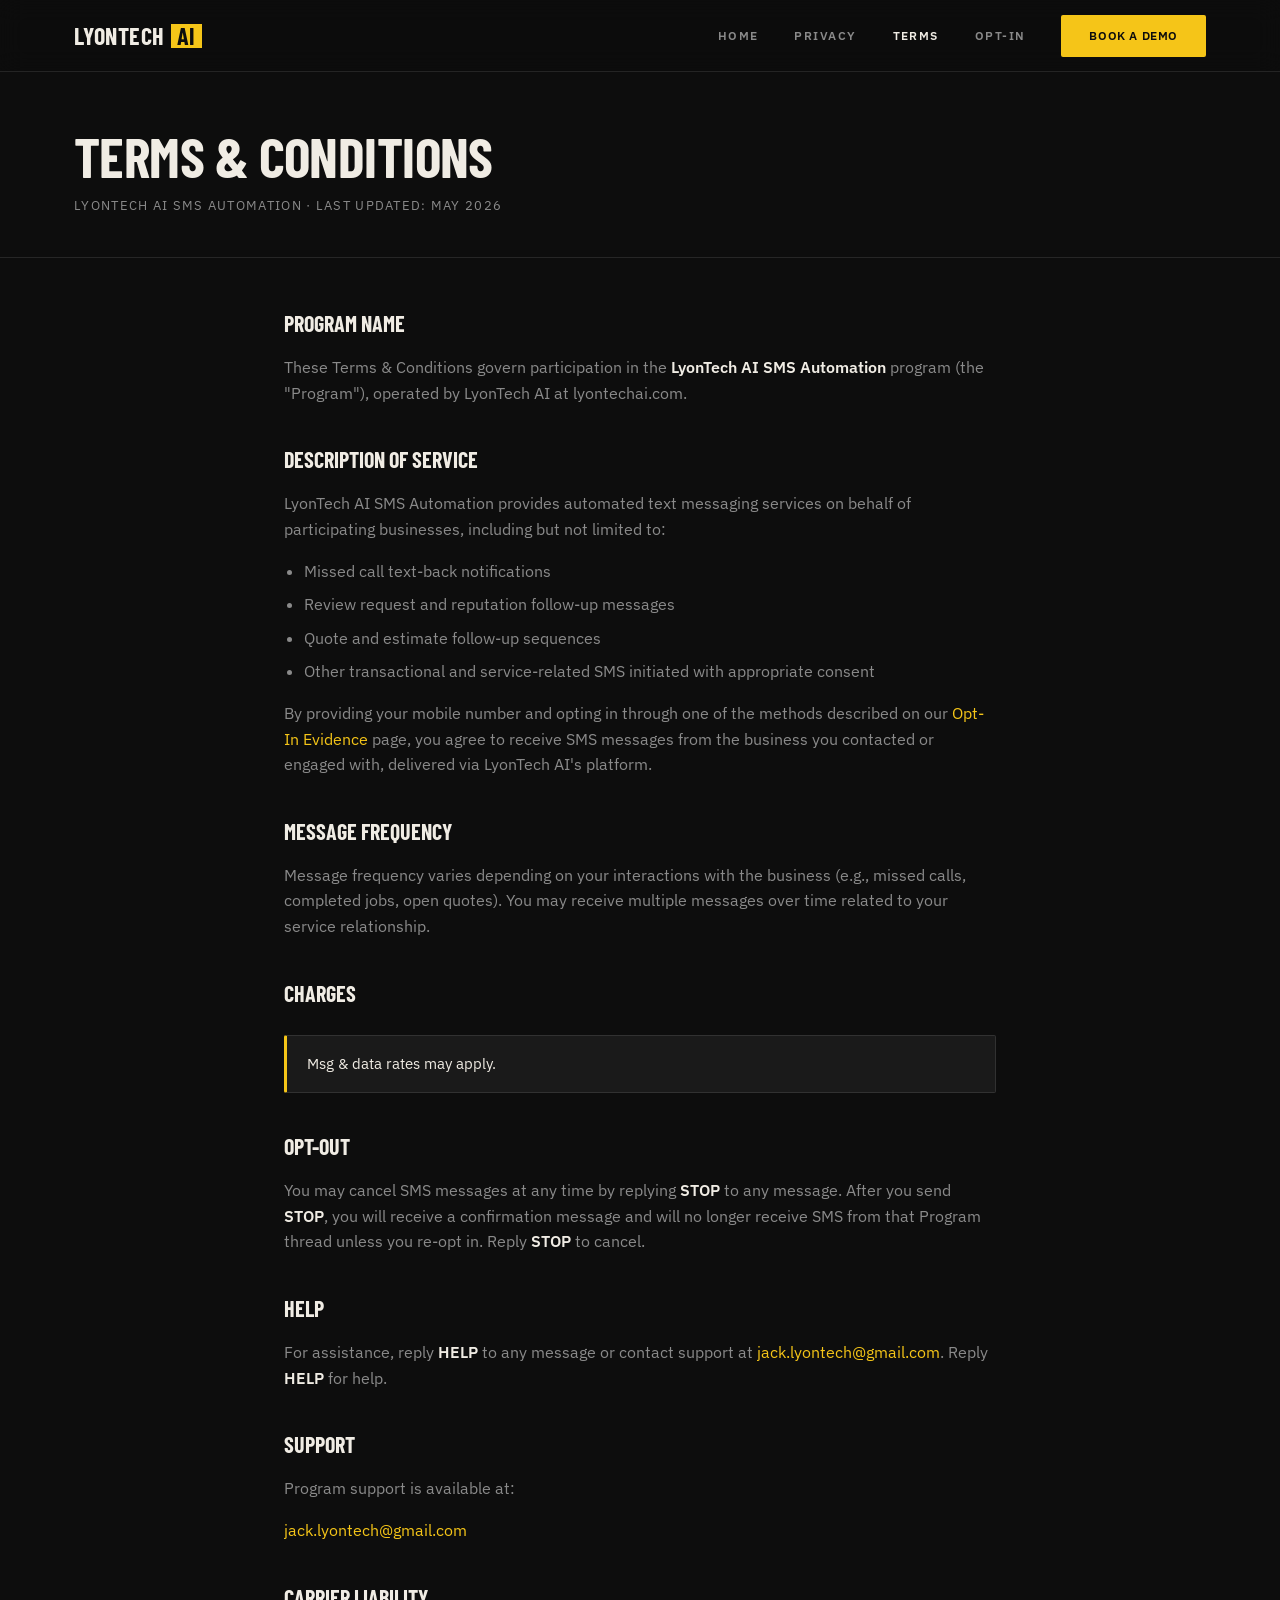
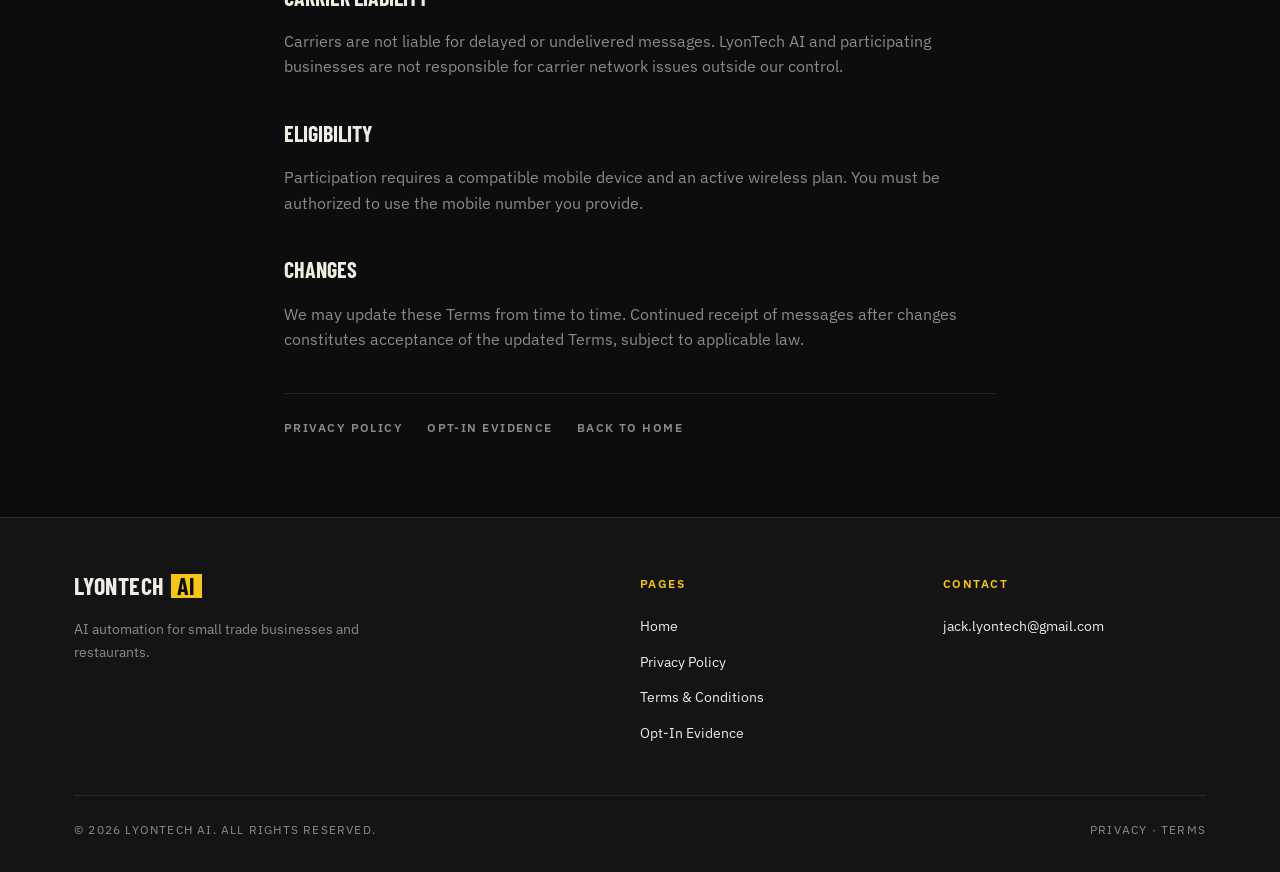
<file: terms.html>
<!DOCTYPE html>
<html lang="en">
<head>
  <meta charset="UTF-8">
  <meta name="viewport" content="width=device-width, initial-scale=1.0">
  <meta name="description" content="LyonTech AI SMS Automation — Terms and Conditions">
  <title>Terms &amp; Conditions — LyonTech AI</title>
  <link rel="preconnect" href="https://fonts.googleapis.com">
  <link rel="preconnect" href="https://fonts.gstatic.com" crossorigin>
  <link href="https://fonts.googleapis.com/css2?family=Barlow+Condensed:wght@600;700&family=IBM+Plex+Sans:wght@400;500;600&display=swap" rel="stylesheet">
  <link rel="stylesheet" href="css/styles.css">
</head>
<body>
  <header class="site-header">
    <div class="container header-inner">
      <a href="index.html" class="logo">LYONTECH<span>AI</span></a>
      <nav class="nav-desktop" aria-label="Main navigation">
        <a href="index.html">Home</a>
        <a href="privacy.html">Privacy</a>
        <a href="terms.html" class="active">Terms</a>
        <a href="opt-in-evidence.html">Opt-In</a>
        <a href="index.html#contact" class="btn btn-primary">Book a Demo</a>
      </nav>
      <button class="nav-toggle" type="button" aria-label="Open menu" aria-expanded="false" aria-controls="mobile-nav">
        <span></span>
        <span></span>
        <span></span>
      </button>
    </div>
    <nav id="mobile-nav" class="nav-mobile" aria-label="Mobile navigation">
      <a href="index.html">Home</a>
      <a href="privacy.html">Privacy</a>
      <a href="terms.html" class="active">Terms</a>
      <a href="opt-in-evidence.html">Opt-In Evidence</a>
      <a href="index.html#contact">Book a Free Demo</a>
    </nav>
  </header>

  <main>
    <div class="page-hero">
      <div class="container">
        <h1>Terms &amp; Conditions</h1>
        <p class="meta">LyonTech AI SMS Automation &middot; Last Updated: May 2026</p>
      </div>
    </div>

    <div class="container legal-content">
      <h2>Program Name</h2>
      <p>These Terms &amp; Conditions govern participation in the <strong>LyonTech AI SMS Automation</strong> program (the "Program"), operated by LyonTech AI at lyontechai.com.</p>

      <h2>Description of Service</h2>
      <p>LyonTech AI SMS Automation provides automated text messaging services on behalf of participating businesses, including but not limited to:</p>
      <ul>
        <li>Missed call text-back notifications</li>
        <li>Review request and reputation follow-up messages</li>
        <li>Quote and estimate follow-up sequences</li>
        <li>Other transactional and service-related SMS initiated with appropriate consent</li>
      </ul>
      <p>By providing your mobile number and opting in through one of the methods described on our <a href="opt-in-evidence.html">Opt-In Evidence</a> page, you agree to receive SMS messages from the business you contacted or engaged with, delivered via LyonTech AI's platform.</p>

      <h2>Message Frequency</h2>
      <p>Message frequency varies depending on your interactions with the business (e.g., missed calls, completed jobs, open quotes). You may receive multiple messages over time related to your service relationship.</p>

      <h2>Charges</h2>
      <p class="notice">Msg &amp; data rates may apply.</p>

      <h2>Opt-Out</h2>
      <p>You may cancel SMS messages at any time by replying <strong>STOP</strong> to any message. After you send <strong>STOP</strong>, you will receive a confirmation message and will no longer receive SMS from that Program thread unless you re-opt in. Reply <strong>STOP</strong> to cancel.</p>

      <h2>Help</h2>
      <p>For assistance, reply <strong>HELP</strong> to any message or contact support at <a href="mailto:jack.lyontech@gmail.com">jack.lyontech@gmail.com</a>. Reply <strong>HELP</strong> for help.</p>

      <h2>Support</h2>
      <p>Program support is available at:</p>
      <p><a href="mailto:jack.lyontech@gmail.com">jack.lyontech@gmail.com</a></p>

      <h2>Carrier Liability</h2>
      <p>Carriers are not liable for delayed or undelivered messages. LyonTech AI and participating businesses are not responsible for carrier network issues outside our control.</p>

      <h2>Eligibility</h2>
      <p>Participation requires a compatible mobile device and an active wireless plan. You must be authorized to use the mobile number you provide.</p>

      <h2>Changes</h2>
      <p>We may update these Terms from time to time. Continued receipt of messages after changes constitutes acceptance of the updated Terms, subject to applicable law.</p>

      <div class="legal-links">
        <a href="privacy.html">Privacy Policy</a>
        <a href="opt-in-evidence.html">Opt-In Evidence</a>
        <a href="index.html">Back to Home</a>
      </div>
    </div>
  </main>

  <footer class="site-footer">
    <div class="container">
      <div class="footer-grid">
        <div class="footer-brand">
          <a href="index.html" class="logo">LYONTECH<span>AI</span></a>
          <p>AI automation for small trade businesses and restaurants.</p>
        </div>
        <div class="footer-col">
          <h4>Pages</h4>
          <ul>
            <li><a href="index.html">Home</a></li>
            <li><a href="privacy.html">Privacy Policy</a></li>
            <li><a href="terms.html">Terms &amp; Conditions</a></li>
            <li><a href="opt-in-evidence.html">Opt-In Evidence</a></li>
          </ul>
        </div>
        <div class="footer-col">
          <h4>Contact</h4>
          <ul>
            <li><a href="mailto:jack.lyontech@gmail.com">jack.lyontech@gmail.com</a></li>
          </ul>
        </div>
      </div>
      <div class="footer-bottom">
        <span>&copy; 2026 LyonTech AI. All rights reserved.</span>
        <span>
          <a href="privacy.html">Privacy</a>
          &middot;
          <a href="terms.html">Terms</a>
        </span>
      </div>
    </div>
  </footer>

  <script src="js/main.js"></script>
</body>
</html>
</file>
<file: css/styles.css>
/* LyonTech AI — shared styles */
:root {
  --bg: #0d0d0d;
  --bg-elevated: #141414;
  --bg-card: #1a1a1a;
  --border: rgba(255, 255, 255, 0.1);
  --text: #f0ece4;
  --text-muted: #8a8a8a;
  --accent: #f5c518;
  --accent-hover: #ffd84d;
  --accent-glow: rgba(245, 197, 24, 0.18);
  --success: #22c55e;
  --font-sans: "IBM Plex Sans", system-ui, sans-serif;
  --font-display: "Barlow Condensed", sans-serif;
  --max-width: 1180px;
  --header-h: 72px;
  --radius: 2px;
  --radius-lg: 2px;
  --transition: 0.18s ease;
}

*,
*::before,
*::after {
  box-sizing: border-box;
  margin: 0;
  padding: 0;
}

html {
  scroll-behavior: smooth;
}

body {
  font-family: var(--font-sans);
  font-size: 1rem;
  line-height: 1.6;
  color: var(--text);
  background: var(--bg);
  min-height: 100vh;
  -webkit-font-smoothing: antialiased;
}

img {
  max-width: 100%;
  height: auto;
  display: block;
}

a {
  color: var(--accent);
  text-decoration: none;
  transition: color var(--transition);
}

a:hover {
  color: var(--accent-hover);
}

.container {
  width: 100%;
  max-width: var(--max-width);
  margin: 0 auto;
  padding: 0 1.5rem;
}

/* Header */
.site-header {
  position: fixed;
  top: 0;
  left: 0;
  right: 0;
  z-index: 100;
  height: var(--header-h);
  background: rgba(13, 13, 13, 0.92);
  backdrop-filter: blur(12px);
  border-bottom: 1px solid var(--border);
}

.header-inner {
  display: flex;
  align-items: center;
  justify-content: space-between;
  height: var(--header-h);
}

.logo {
  font-family: var(--font-display);
  font-weight: 700;
  font-size: 1.5rem;
  letter-spacing: 0.02em;
  color: var(--text);
  text-transform: uppercase;
  display: inline-flex;
  align-items: center;
  line-height: 1;
}

.logo span {
  display: inline-block;
  background: var(--accent);
  color: #0d0d0d;
  padding: 0 6px;
  margin-left: 6px;
  font-family: var(--font-display);
  font-weight: 700;
}

.nav-desktop {
  display: none;
  align-items: center;
  gap: 2.25rem;
}

.nav-desktop a {
  color: var(--text-muted);
  font-size: 0.75rem;
  font-weight: 600;
  text-transform: uppercase;
  letter-spacing: 0.12em;
}

.nav-desktop a:hover,
.nav-desktop a.active {
  color: var(--text);
}

.nav-desktop a.btn {
  color: #0d0d0d;
  letter-spacing: 0.05em;
}

.nav-desktop a.btn:hover {
  color: #0d0d0d;
}

.nav-toggle {
  display: flex;
  flex-direction: column;
  justify-content: center;
  gap: 5px;
  width: 44px;
  height: 44px;
  padding: 10px;
  background: transparent;
  border: 1px solid var(--border);
  border-radius: var(--radius);
  cursor: pointer;
  color: var(--text);
}

.nav-toggle span {
  display: block;
  height: 2px;
  background: currentColor;
  border-radius: 0;
  transition: transform var(--transition), opacity var(--transition);
}

.nav-toggle[aria-expanded="true"] span:nth-child(1) {
  transform: translateY(7px) rotate(45deg);
}

.nav-toggle[aria-expanded="true"] span:nth-child(2) {
  opacity: 0;
}

.nav-toggle[aria-expanded="true"] span:nth-child(3) {
  transform: translateY(-7px) rotate(-45deg);
}

.nav-mobile {
  display: none;
  position: fixed;
  top: var(--header-h);
  left: 0;
  right: 0;
  background: var(--bg-elevated);
  border-bottom: 1px solid var(--border);
  padding: 1rem 1.5rem 1.5rem;
  flex-direction: column;
  gap: 0;
}

.nav-mobile.is-open {
  display: flex;
}

.nav-mobile a {
  display: block;
  padding: 1rem 0;
  color: var(--text-muted);
  font-weight: 600;
  font-size: 0.8125rem;
  text-transform: uppercase;
  letter-spacing: 0.12em;
  border-bottom: 1px solid var(--border);
}

.nav-mobile a:last-child {
  border-bottom: none;
}

.nav-mobile a:hover,
.nav-mobile a.active {
  color: var(--text);
}

@media (min-width: 768px) {
  .nav-desktop {
    display: flex;
  }

  .nav-toggle {
    display: none;
  }

  .nav-mobile {
    display: none !important;
  }
}

/* Buttons */
.btn {
  display: inline-flex;
  align-items: center;
  justify-content: center;
  gap: 0.5rem;
  padding: 0.875rem 1.75rem;
  font-family: var(--font-sans);
  font-size: 0.8125rem;
  font-weight: 600;
  letter-spacing: 0.05em;
  text-transform: uppercase;
  border-radius: var(--radius);
  border: none;
  cursor: pointer;
  transition: background var(--transition), color var(--transition), transform var(--transition), border-color var(--transition);
  text-decoration: none;
  line-height: 1.1;
}

.btn-primary {
  background: var(--accent);
  color: #0d0d0d;
}

.btn-primary:hover {
  background: var(--accent-hover);
  color: #0d0d0d;
  transform: translateY(-2px);
  box-shadow: none;
}

.btn-outline {
  background: transparent;
  color: var(--text);
  border: 1px solid var(--text);
}

.btn-outline:hover {
  background: var(--text);
  color: #0d0d0d;
  border-color: var(--text);
}

/* Hero */
.hero {
  padding: calc(var(--header-h) + 5rem) 0 6rem;
  position: relative;
  overflow: hidden;
  border-bottom: 1px solid var(--border);
  background-image:
    radial-gradient(ellipse 70% 60% at 35% 50%, rgba(245, 197, 24, 0.04) 0%, transparent 70%),
    linear-gradient(rgba(255, 255, 255, 0.035) 1px, transparent 1px),
    linear-gradient(90deg, rgba(255, 255, 255, 0.035) 1px, transparent 1px);
  background-size: 100% 100%, 60px 60px, 60px 60px;
}

.hero-content {
  position: relative;
  z-index: 1;
  text-align: left;
  max-width: 900px;
  margin: 0 auto;
}

.hero-badge {
  display: inline-block;
  padding: 0.1rem 0 0.1rem 0.75rem;
  margin-bottom: 1.75rem;
  font-family: var(--font-sans);
  font-size: 0.75rem;
  font-weight: 600;
  text-transform: uppercase;
  letter-spacing: 0.12em;
  color: var(--text);
  background: transparent;
  border: none;
  border-left: 3px solid var(--accent);
  border-radius: 0;
}

.hero h1 {
  font-family: var(--font-display);
  font-size: clamp(3rem, 8vw, 6rem);
  font-weight: 700;
  line-height: 0.95;
  letter-spacing: -0.02em;
  text-transform: uppercase;
  margin-bottom: 1.75rem;
}

.hero p {
  font-size: 1.125rem;
  color: var(--text-muted);
  margin-bottom: 2.25rem;
  line-height: 1.6;
  max-width: 620px;
}

.hero-cta {
  display: flex;
  flex-wrap: wrap;
  gap: 0.875rem;
}

.btn-hero {
  padding: 1.125rem 2.25rem;
}

.hero-microcopy {
  margin-top: 1.25rem;
  font-size: 0.8125rem;
  color: var(--text-muted);
  letter-spacing: 0.04em;
}

/* Sections */
section {
  padding: 6rem 0;
}

.section-label {
  font-family: var(--font-sans);
  font-size: 0.75rem;
  font-weight: 600;
  text-transform: uppercase;
  letter-spacing: 0.12em;
  color: var(--accent);
  margin-bottom: 1rem;
  display: inline-block;
}

.section-title {
  font-family: var(--font-display);
  font-size: clamp(2rem, 4.5vw, 3.25rem);
  font-weight: 700;
  letter-spacing: -0.01em;
  text-transform: uppercase;
  line-height: 1;
  margin-bottom: 1.25rem;
}

.section-intro {
  color: var(--text-muted);
  max-width: 620px;
  margin-bottom: 3.5rem;
  font-size: 1.0625rem;
}

.section-header {
  text-align: left;
  margin-bottom: 3.5rem;
  max-width: 720px;
}

.section-header .section-intro {
  margin-bottom: 0;
}

/* Services */
.services-grid {
  display: grid;
  gap: 1px;
  background: var(--border);
  border: 1px solid var(--border);
}

@media (min-width: 768px) {
  .services-grid {
    grid-template-columns: repeat(3, 1fr);
  }
}

.service-card {
  background: var(--bg-card);
  border-radius: var(--radius);
  border-top: 3px solid var(--accent);
  padding: 2.5rem 2rem;
  transition: transform var(--transition), border-top-color var(--transition), background var(--transition);
}

.service-card:hover {
  transform: translateY(-3px);
  border-top-color: var(--accent-hover);
  background: var(--bg-elevated);
}

.service-icon {
  font-family: var(--font-display);
  font-weight: 700;
  font-size: 2.75rem;
  color: var(--accent);
  line-height: 1;
  margin-bottom: 1.25rem;
  opacity: 0.9;
  width: auto;
  height: auto;
  background: none;
  border-radius: 0;
  display: block;
}

.service-card h3 {
  font-family: var(--font-display);
  font-size: 1.5rem;
  font-weight: 700;
  text-transform: uppercase;
  letter-spacing: 0;
  line-height: 1.05;
  margin-bottom: 0.875rem;
}

.service-card p {
  color: var(--text-muted);
  font-size: 0.9375rem;
  line-height: 1.6;
}

/* How it works */
.how-it-works {
  background: var(--bg-elevated);
  border-top: 1px solid var(--border);
  border-bottom: 1px solid var(--border);
}

/* Timeline (replaces old .steps) */
.timeline {
  display: flex;
  flex-direction: column;
  position: relative;
}

/* Vertical connector — mobile */
.timeline::before {
  content: "";
  position: absolute;
  left: 23px;
  top: 24px;
  bottom: 24px;
  width: 1px;
  background: var(--border);
  z-index: 0;
}

.timeline-step {
  display: flex;
  flex-direction: row;
  align-items: flex-start;
  gap: 1.5rem;
  padding-bottom: 2.5rem;
}

.timeline-step:last-child {
  padding-bottom: 0;
}

.timeline-node {
  flex-shrink: 0;
  width: 48px;
  height: 48px;
  display: flex;
  align-items: center;
  justify-content: center;
  font-family: var(--font-display);
  font-size: 1.375rem;
  font-weight: 700;
  color: var(--accent);
  background: var(--bg-elevated);
  border: 2px solid var(--accent);
  border-radius: var(--radius);
  position: relative;
  z-index: 1;
}

.timeline-body {
  padding-top: 0.5rem;
}

.timeline-body h3 {
  font-family: var(--font-display);
  font-size: 1.375rem;
  font-weight: 700;
  text-transform: uppercase;
  letter-spacing: 0;
  margin-bottom: 0.625rem;
}

.timeline-body p {
  color: var(--text-muted);
  font-size: 0.9375rem;
  line-height: 1.6;
}

@media (min-width: 768px) {
  .timeline {
    flex-direction: row;
    align-items: flex-start;
  }

  /* Horizontal connector — desktop */
  .timeline::before {
    left: 0;
    right: 0;
    top: 23px;
    bottom: auto;
    width: auto;
    height: 1px;
  }

  .timeline-step {
    flex: 1;
    flex-direction: column;
    gap: 0;
    padding-bottom: 0;
    padding-right: 2.5rem;
  }

  .timeline-step:last-child {
    padding-right: 0;
  }

  .timeline-node {
    margin-bottom: 1.5rem;
  }

  .timeline-body {
    padding-top: 0;
  }
}

/* Pricing */
.pricing-grid {
  display: grid;
  gap: 1px;
  background: var(--border);
  border: 1px solid var(--border);
  margin-bottom: 2rem;
}

@media (min-width: 768px) {
  .pricing-grid {
    grid-template-columns: repeat(3, 1fr);
  }
}

.pricing-card {
  background: var(--bg-card);
  border-top: 3px solid var(--accent);
  padding: 2.5rem 2rem;
  display: flex;
  flex-direction: column;
  position: relative;
}

.pricing-card--featured {
  background: var(--bg-elevated);
  box-shadow: 0 0 0 1px var(--accent);
  z-index: 1;
}

.pricing-card__badge {
  display: inline-block;
  align-self: flex-start;
  padding: 0.2rem 0.625rem;
  margin-bottom: 1.25rem;
  font-family: var(--font-sans);
  font-size: 0.6875rem;
  font-weight: 600;
  text-transform: uppercase;
  letter-spacing: 0.1em;
  color: #0d0d0d;
  background: var(--accent);
  border-radius: var(--radius);
}

.pricing-card__header {
  margin-bottom: 2rem;
}

.pricing-card__name {
  font-family: var(--font-display);
  font-size: 1.5rem;
  font-weight: 700;
  text-transform: uppercase;
  line-height: 1;
  margin-bottom: 1rem;
}

.pricing-card__price {
  margin-bottom: 1rem;
}

.pricing-card__amount {
  display: block;
  font-family: var(--font-display);
  font-size: 2.75rem;
  font-weight: 700;
  line-height: 1;
  color: var(--text);
}

.pricing-card__period {
  font-size: 1.25rem;
  font-weight: 600;
  color: var(--text-muted);
}

.pricing-card__setup {
  display: block;
  margin-top: 0.375rem;
  font-size: 0.8125rem;
  text-transform: uppercase;
  letter-spacing: 0.05em;
  color: var(--text-muted);
}

.pricing-card__tagline {
  font-size: 0.875rem;
  color: var(--text-muted);
  line-height: 1.5;
  padding-left: 0.75rem;
  border-left: 3px solid var(--accent);
}

.pricing-card__features {
  list-style: none;
  flex: 1;
  display: flex;
  flex-direction: column;
  gap: 0.75rem;
  margin-bottom: 2rem;
}

.pricing-card__features li {
  position: relative;
  padding-left: 1.375rem;
  font-size: 0.9375rem;
  color: var(--text-muted);
  line-height: 1.5;
}

.pricing-card__features li::before {
  content: "—";
  position: absolute;
  left: 0;
  color: var(--accent);
  font-weight: 700;
}

.pricing-card__cta {
  margin-top: auto;
}

.pricing-card__cta .btn {
  width: 100%;
}

.pricing-note {
  text-align: center;
  font-size: 0.9375rem;
  color: var(--text-muted);
}

/* FAQ */
.faq-list {
  border-top: 1px solid var(--border);
}

.faq-item {
  border-bottom: 1px solid var(--border);
}

.faq-item summary {
  display: flex;
  align-items: center;
  justify-content: space-between;
  gap: 1.5rem;
  padding: 1.5rem 0;
  list-style: none;
  cursor: pointer;
  font-family: var(--font-display);
  font-size: clamp(1.125rem, 2.5vw, 1.375rem);
  font-weight: 700;
  text-transform: uppercase;
  letter-spacing: 0;
  line-height: 1.15;
  color: var(--text);
  user-select: none;
  transition: color var(--transition);
}

.faq-item summary::-webkit-details-marker {
  display: none;
}

.faq-item summary::marker {
  display: none;
}

.faq-item summary::after {
  content: "+";
  flex-shrink: 0;
  font-family: var(--font-display);
  font-size: 1.75rem;
  font-weight: 700;
  line-height: 1;
  color: var(--accent);
  transition: color var(--transition);
}

.faq-item[open] > summary::after {
  content: "−";
}

.faq-item summary:hover {
  color: var(--accent);
}

.faq-item summary:focus-visible {
  outline: 2px solid var(--accent);
  outline-offset: 4px;
  border-radius: var(--radius);
}

.faq-item__answer {
  padding-bottom: 1.625rem;
  font-size: 0.9375rem;
  color: var(--text-muted);
  line-height: 1.65;
  max-width: 680px;
}

/* Stats */
.stats-grid {
  display: grid;
  grid-template-columns: repeat(2, 1fr);
  gap: 1px;
  background: var(--border);
  border: 1px solid var(--border);
  margin-bottom: 2rem;
}

@media (min-width: 768px) {
  .stats-grid {
    grid-template-columns: repeat(4, 1fr);
  }
}

.stat-block {
  background: var(--bg-card);
  padding: 2.5rem 2rem;
  display: flex;
  flex-direction: column;
  gap: 0.625rem;
}

.stat-block__number {
  font-family: var(--font-display);
  font-size: clamp(2.5rem, 5vw, 3.75rem);
  font-weight: 700;
  line-height: 1;
  letter-spacing: -0.02em;
  color: var(--accent);
}

.stat-block__label {
  font-size: 0.875rem;
  color: var(--text-muted);
  line-height: 1.4;
  max-width: 180px;
}

.stats-caption {
  font-size: 1rem;
  color: var(--text-muted);
  line-height: 1.6;
  max-width: 720px;
}

/* Contact / Demo form */
.contact-section {
  background: var(--bg);
  border-top: 1px solid var(--border);
}

.contact-section .section-header {
  margin-left: auto;
  margin-right: auto;
  max-width: 720px;
  text-align: left;
}

.contact-subheading {
  font-family: var(--font-sans);
  font-size: 0.75rem;
  font-weight: 600;
  text-transform: uppercase;
  letter-spacing: 0.12em;
  color: var(--text-muted);
  padding-left: 0.875rem;
  border-left: 3px solid var(--accent);
  margin-bottom: 1.5rem;
}

.contact-subheading--gap {
  margin-top: 3.5rem;
}

.calendly-embed-wrapper {
  max-width: 760px;
  margin: 0 auto;
  border: 1px solid var(--border);
  border-radius: var(--radius);
  overflow: hidden;
}

.calendly-embed-wrapper .calendly-inline-widget {
  width: 100%;
}

.demo-form {
  max-width: 760px;
  margin: 0 auto;
  display: grid;
  grid-template-columns: 1fr;
  gap: 1.25rem;
}

.demo-form .form-row {
  display: grid;
  grid-template-columns: 1fr;
  gap: 1.25rem;
}

@media (min-width: 640px) {
  .demo-form .form-row {
    grid-template-columns: 1fr 1fr;
  }
}

.demo-form .form-field {
  display: flex;
  flex-direction: column;
}

.demo-form label {
  font-family: var(--font-sans);
  font-size: 0.75rem;
  font-weight: 600;
  text-transform: uppercase;
  letter-spacing: 0.1em;
  color: var(--text-muted);
  margin-bottom: 0.4rem;
}

.demo-form input,
.demo-form select,
.demo-form textarea {
  width: 100%;
  background: var(--bg-card);
  border: 1px solid var(--border);
  border-radius: var(--radius);
  padding: 0.875rem 1rem;
  color: var(--text);
  font-family: var(--font-sans);
  font-size: 1rem;
  line-height: 1.4;
  transition: border-color var(--transition);
}

.demo-form textarea {
  min-height: 140px;
  resize: vertical;
}

.demo-form select {
  appearance: none;
  -webkit-appearance: none;
  background-image: linear-gradient(45deg, transparent 50%, var(--text-muted) 50%), linear-gradient(135deg, var(--text-muted) 50%, transparent 50%);
  background-position: calc(100% - 18px) center, calc(100% - 13px) center;
  background-size: 5px 5px, 5px 5px;
  background-repeat: no-repeat;
  padding-right: 2.5rem;
}

.demo-form input:focus,
.demo-form select:focus,
.demo-form textarea:focus {
  border-color: var(--accent);
  outline: none;
}

.demo-form input::placeholder,
.demo-form textarea::placeholder {
  color: var(--text-muted);
}

.demo-form .form-submit {
  display: flex;
  justify-content: flex-start;
}

.demo-form .form-submit .btn {
  width: 100%;
}

@media (min-width: 640px) {
  .demo-form .form-submit .btn {
    width: auto;
    min-width: 240px;
  }
}

.form-confirmation {
  max-width: 760px;
  margin: 0 auto;
  padding: 2rem;
  background: var(--bg-card);
  border: 1px solid var(--border);
  border-left: 3px solid var(--accent);
  border-radius: var(--radius);
  color: var(--text);
  font-size: 1rem;
  line-height: 1.6;
}

.form-confirmation a {
  color: var(--accent);
}

.form-confirmation__heading {
  font-family: var(--font-display);
  font-weight: 700;
  font-size: 1.75rem;
  text-transform: uppercase;
  letter-spacing: 0.08em;
  color: var(--accent);
  margin-bottom: 0.75rem;
}

.form-error {
  margin-top: 1rem;
  color: var(--accent);
  font-size: 0.9375rem;
}

.form-error a {
  color: var(--accent);
  text-decoration: underline;
}

/* CTA band */
.cta-band {
  padding: 5rem 0;
  text-align: left;
  background: var(--bg);
  border-top: 1px solid var(--border);
  border-bottom: 1px solid var(--border);
}

.cta-band .container {
  display: flex;
  flex-direction: column;
  gap: 1.5rem;
  align-items: flex-start;
}

.cta-band h2 {
  font-family: var(--font-display);
  font-size: clamp(2rem, 4.5vw, 3rem);
  font-weight: 700;
  text-transform: uppercase;
  letter-spacing: -0.01em;
  line-height: 1;
  margin: 0;
}

.cta-band p {
  color: var(--text-muted);
  margin: 0;
  max-width: 560px;
}

/* Industries */
.industries {
  padding: 2.5rem 0 4rem;
  border-bottom: 1px solid var(--border);
}

.industry-tags {
  display: flex;
  flex-wrap: wrap;
  gap: 0.625rem;
  justify-content: flex-start;
}

.industry-tags span {
  padding: 0.5rem 0.875rem;
  font-family: var(--font-sans);
  font-size: 0.75rem;
  font-weight: 600;
  text-transform: uppercase;
  letter-spacing: 0.08em;
  color: var(--text);
  background: var(--bg-card);
  border: 1px solid var(--border);
  border-left: 3px solid var(--accent);
  border-radius: var(--radius);
}

/* Legal / content pages */
.page-hero {
  padding: calc(var(--header-h) + 3.5rem) 0 2.5rem;
  border-bottom: 1px solid var(--border);
}

.page-hero h1 {
  font-family: var(--font-display);
  font-size: clamp(2.25rem, 5vw, 3.5rem);
  font-weight: 700;
  letter-spacing: -0.01em;
  text-transform: uppercase;
  line-height: 1;
  margin-bottom: 0.75rem;
}

.page-hero .meta {
  color: var(--text-muted);
  font-size: 0.8125rem;
  text-transform: uppercase;
  letter-spacing: 0.1em;
}

.legal-content {
  padding: 3rem 1.5rem 5rem;
  max-width: 760px;
}

.legal-content h2 {
  font-family: var(--font-display);
  font-size: 1.375rem;
  font-weight: 700;
  text-transform: uppercase;
  letter-spacing: 0;
  margin: 2.25rem 0 0.875rem;
  color: var(--text);
}

.legal-content h2:first-child {
  margin-top: 0;
}

.legal-content p,
.legal-content li {
  color: var(--text-muted);
  margin-bottom: 1rem;
}

.legal-content strong {
  color: var(--text);
  font-weight: 600;
}

.legal-content ul,
.legal-content ol {
  margin: 0 0 1rem 1.25rem;
  color: var(--text-muted);
}

.legal-content li {
  margin-bottom: 0.5rem;
}

.legal-content a {
  word-break: break-word;
}

.legal-content .notice {
  padding: 1rem 1.25rem;
  background: var(--bg-card);
  border: 1px solid var(--border);
  border-left: 3px solid var(--accent);
  border-radius: var(--radius);
  margin: 1.5rem 0;
  font-size: 0.9375rem;
  color: var(--text);
}

/* Opt-in methods */
.optin-methods {
  display: grid;
  gap: 1.25rem;
  margin: 2.5rem 0;
}

.optin-card {
  background: var(--bg-card);
  border: 1px solid var(--border);
  border-top: 3px solid var(--accent);
  border-radius: var(--radius);
  padding: 1.75rem;
}

.optin-card .method-num {
  display: inline-flex;
  align-items: center;
  justify-content: center;
  width: auto;
  height: auto;
  font-family: var(--font-display);
  font-size: 1.75rem;
  font-weight: 700;
  color: var(--accent);
  background: transparent;
  border-radius: 0;
  margin-bottom: 0.75rem;
  line-height: 1;
}

.optin-card h3 {
  font-family: var(--font-display);
  font-size: 1.375rem;
  font-weight: 700;
  text-transform: uppercase;
  letter-spacing: 0;
  margin-bottom: 0.75rem;
  color: var(--text);
}

.optin-card p {
  color: var(--text-muted);
  font-size: 0.9375rem;
  margin-bottom: 0;
}

.legal-links {
  margin-top: 2.5rem;
  padding-top: 1.5rem;
  border-top: 1px solid var(--border);
  display: flex;
  flex-wrap: wrap;
  gap: 1.5rem;
}

.legal-links a {
  margin-right: 0;
  font-size: 0.75rem;
  font-weight: 600;
  text-transform: uppercase;
  letter-spacing: 0.12em;
  color: var(--text-muted);
}

.legal-links a:hover {
  color: var(--accent);
}

/* Form mockup (opt-in evidence page) */
.form-mockup-wrap {
  margin: 1.75rem 0 2.5rem;
}

.form-mockup-wrap__label {
  display: inline-block;
  font-size: 0.6875rem;
  font-weight: 600;
  text-transform: uppercase;
  letter-spacing: 0.1em;
  color: #0d0d0d;
  background: var(--accent);
  padding: 0.2rem 0.625rem;
  border-radius: var(--radius);
  margin-bottom: 0.875rem;
}

.form-mockup {
  background: var(--bg-card);
  border: 1px solid var(--border);
  border-radius: var(--radius);
  padding: 2rem;
  max-width: 520px;
}

.form-mockup__title {
  font-family: var(--font-display);
  font-size: 1.125rem;
  font-weight: 700;
  text-transform: uppercase;
  letter-spacing: 0.04em;
  color: var(--text);
  margin-bottom: 1.5rem;
  padding-bottom: 0.75rem;
  border-bottom: 1px solid var(--border);
}

.form-mockup__field {
  margin-bottom: 1.25rem;
}

.form-mockup__field-label {
  display: block;
  font-family: var(--font-sans);
  font-size: 0.75rem;
  font-weight: 600;
  text-transform: uppercase;
  letter-spacing: 0.1em;
  color: var(--text-muted);
  margin-bottom: 0.375rem;
}

.form-mockup__field-label sup {
  color: var(--accent);
}

.form-mockup__input {
  display: block;
  width: 100%;
  background: var(--bg-elevated);
  border: 1px solid var(--border);
  border-radius: var(--radius);
  padding: 0.75rem 1rem;
  color: var(--text-muted);
  font-family: var(--font-sans);
  font-size: 0.9375rem;
}

.form-mockup__consent {
  display: flex;
  align-items: flex-start;
  gap: 0.875rem;
  padding: 1rem 1.125rem;
  background: var(--bg-elevated);
  border: 1px solid var(--border);
  border-left: 3px solid var(--accent);
  border-radius: var(--radius);
  margin-top: 0.25rem;
}

.form-mockup__checkbox {
  flex-shrink: 0;
  width: 18px;
  height: 18px;
  border: 2px solid var(--accent);
  border-radius: 2px;
  margin-top: 2px;
  display: flex;
  align-items: center;
  justify-content: center;
  font-size: 0.6875rem;
  font-weight: 700;
  color: var(--accent);
  background: var(--bg-card);
}

.form-mockup__consent-text {
  font-size: 0.8125rem;
  color: var(--text-muted);
  line-height: 1.55;
  margin-bottom: 0;
}

/* Missed-call flow diagram */
.missed-call-flow {
  display: flex;
  flex-wrap: wrap;
  align-items: center;
  gap: 0.5rem;
  margin: 1.5rem 0 1rem;
}

.missed-call-flow__step {
  background: var(--bg-card);
  border: 1px solid var(--border);
  border-radius: var(--radius);
  padding: 0.625rem 1rem;
  font-size: 0.875rem;
  font-weight: 600;
  color: var(--text);
  white-space: nowrap;
}

.missed-call-flow__arrow {
  color: var(--accent);
  font-size: 1.25rem;
  font-weight: 700;
  line-height: 1;
}

/* Footer */
.site-footer {
  padding: 3.5rem 0 2rem;
  border-top: 1px solid var(--border);
  background: var(--bg-elevated);
}

.footer-grid {
  display: grid;
  gap: 2.5rem;
  margin-bottom: 2.5rem;
}

@media (min-width: 640px) {
  .footer-grid {
    grid-template-columns: 2fr 1fr 1fr;
  }
}

.footer-brand p {
  color: var(--text-muted);
  font-size: 0.875rem;
  margin-top: 1rem;
  max-width: 300px;
}

.footer-col h4 {
  font-family: var(--font-sans);
  font-size: 0.75rem;
  font-weight: 600;
  text-transform: uppercase;
  letter-spacing: 0.12em;
  color: var(--accent);
  margin-bottom: 1.25rem;
}

.footer-col ul {
  list-style: none;
}

.footer-col li {
  margin-bottom: 0.625rem;
}

.footer-col a {
  color: var(--text);
  font-size: 0.875rem;
}

.footer-col a:hover {
  color: var(--accent);
}

.footer-bottom {
  padding-top: 1.5rem;
  border-top: 1px solid var(--border);
  display: flex;
  flex-wrap: wrap;
  gap: 1rem;
  justify-content: space-between;
  align-items: center;
  font-size: 0.75rem;
  text-transform: uppercase;
  letter-spacing: 0.1em;
  color: var(--text-muted);
}

.footer-bottom a {
  color: var(--text-muted);
}

.footer-bottom a:hover {
  color: var(--text);
}
</file>
